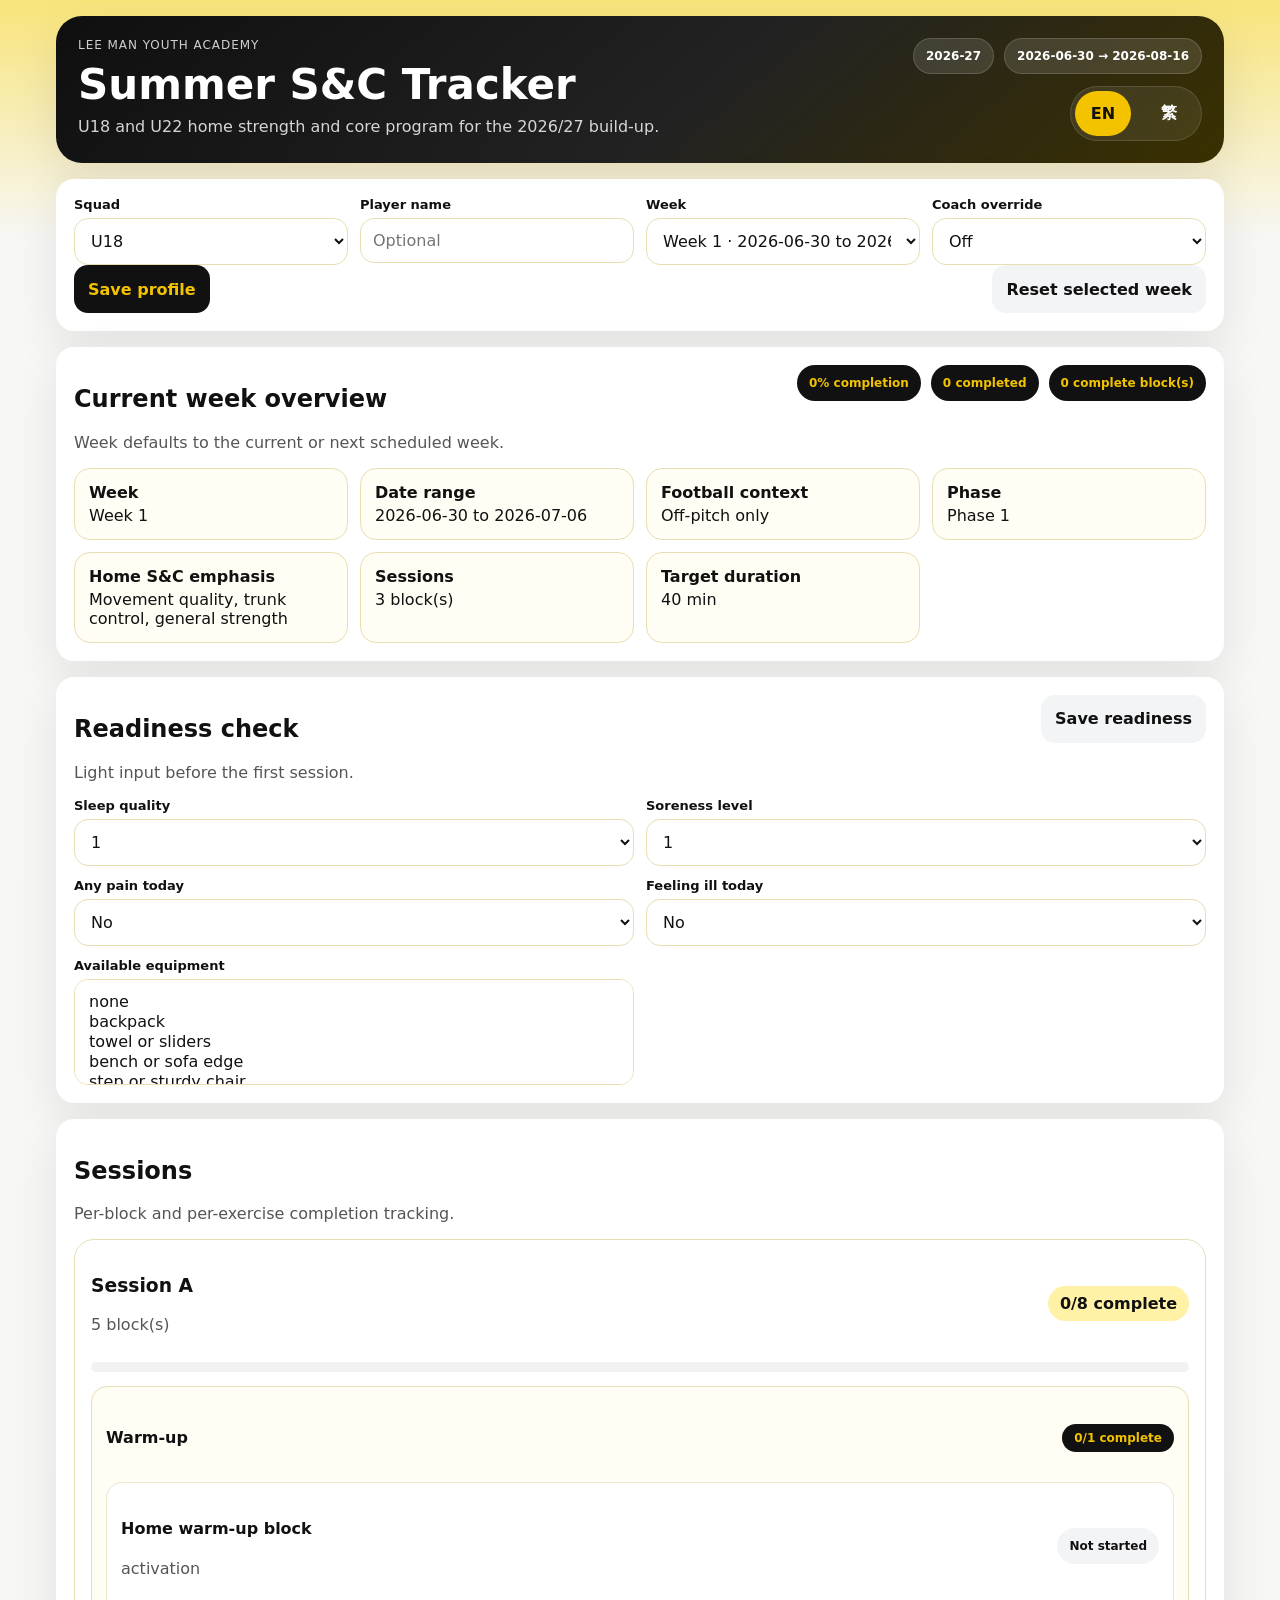
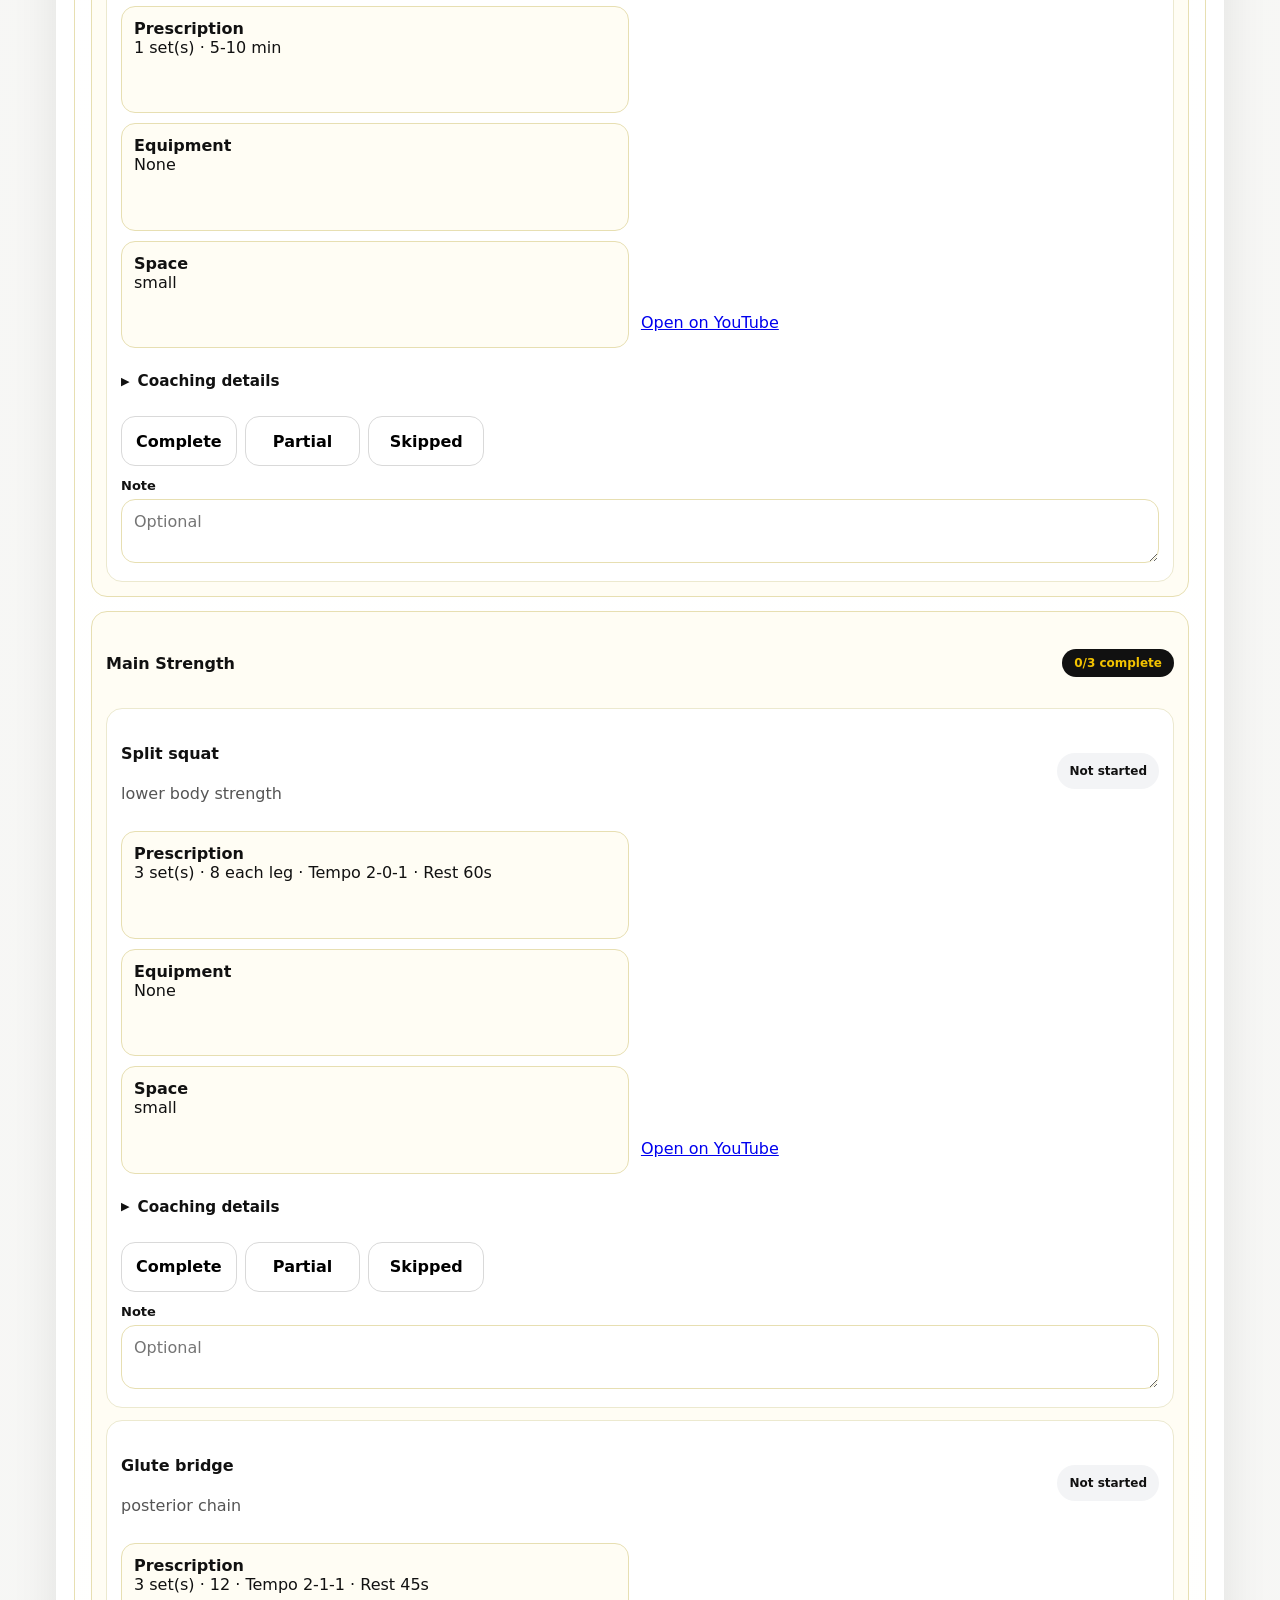
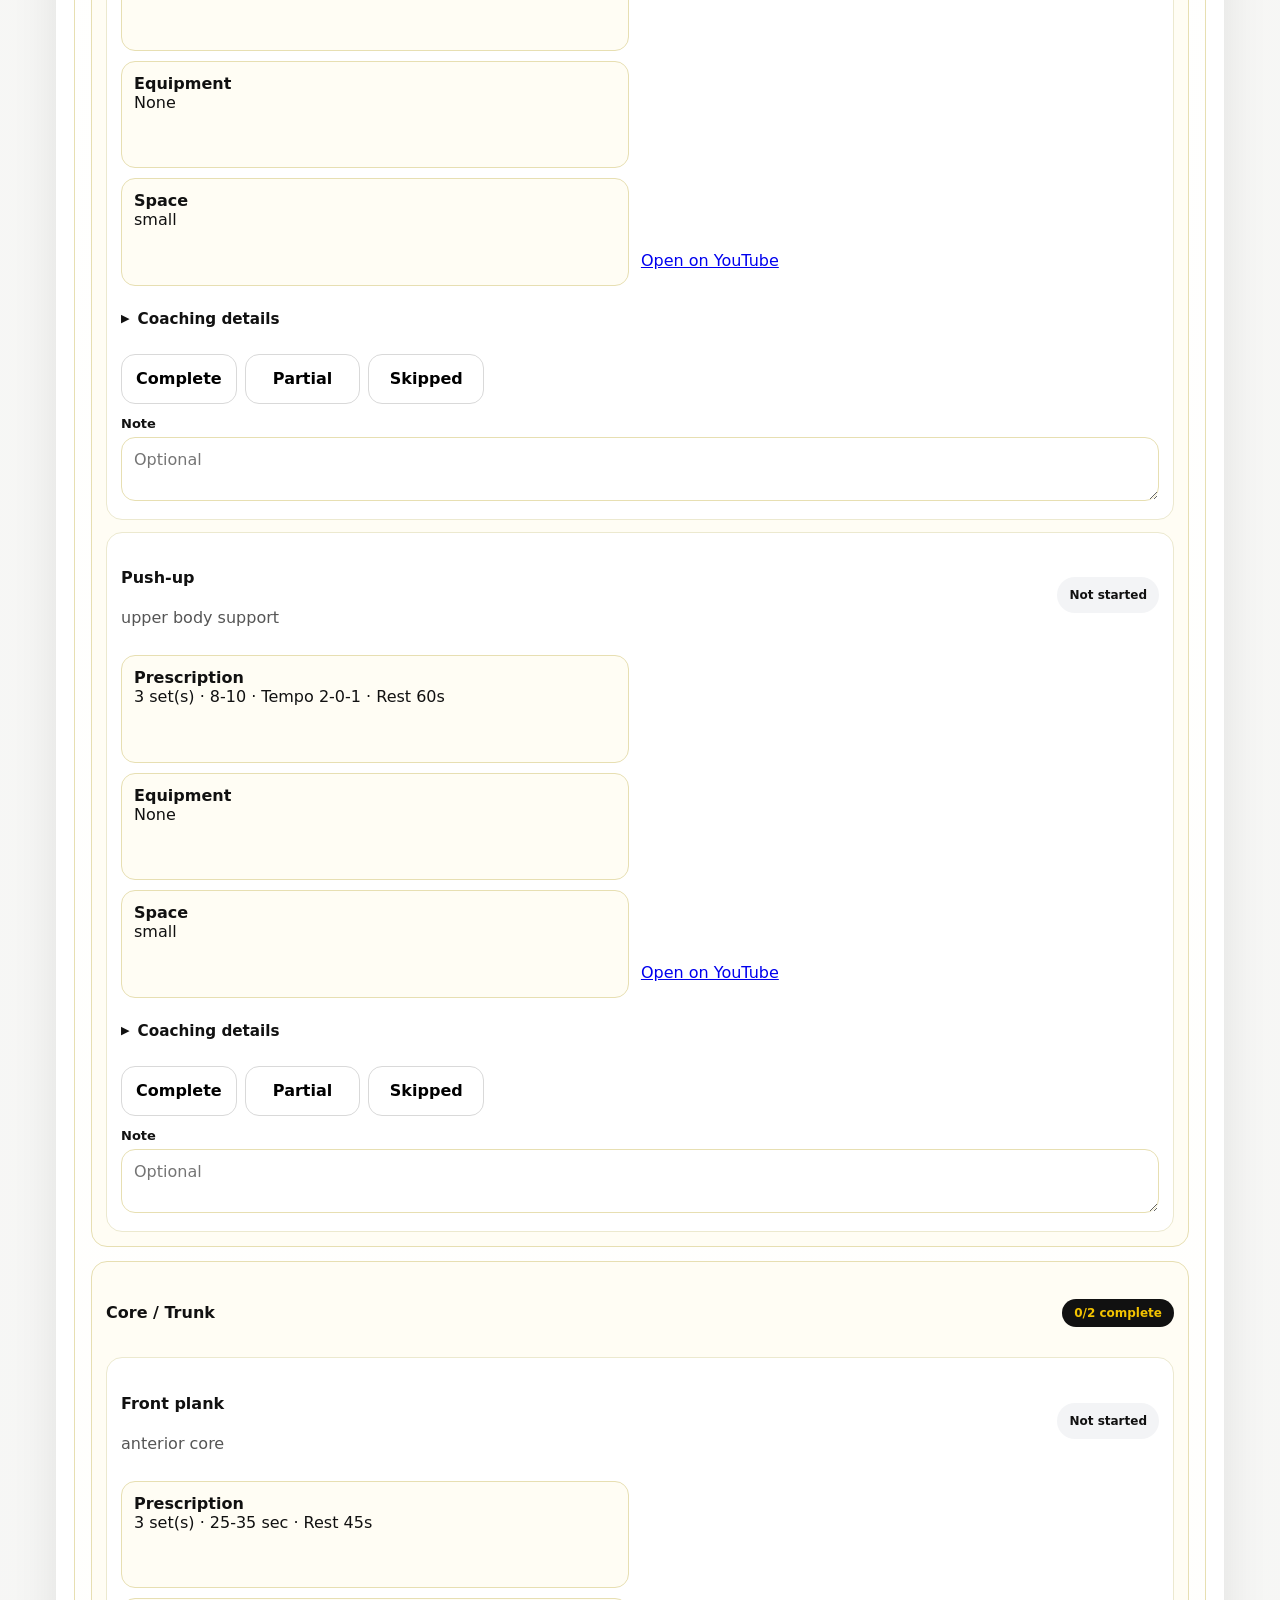
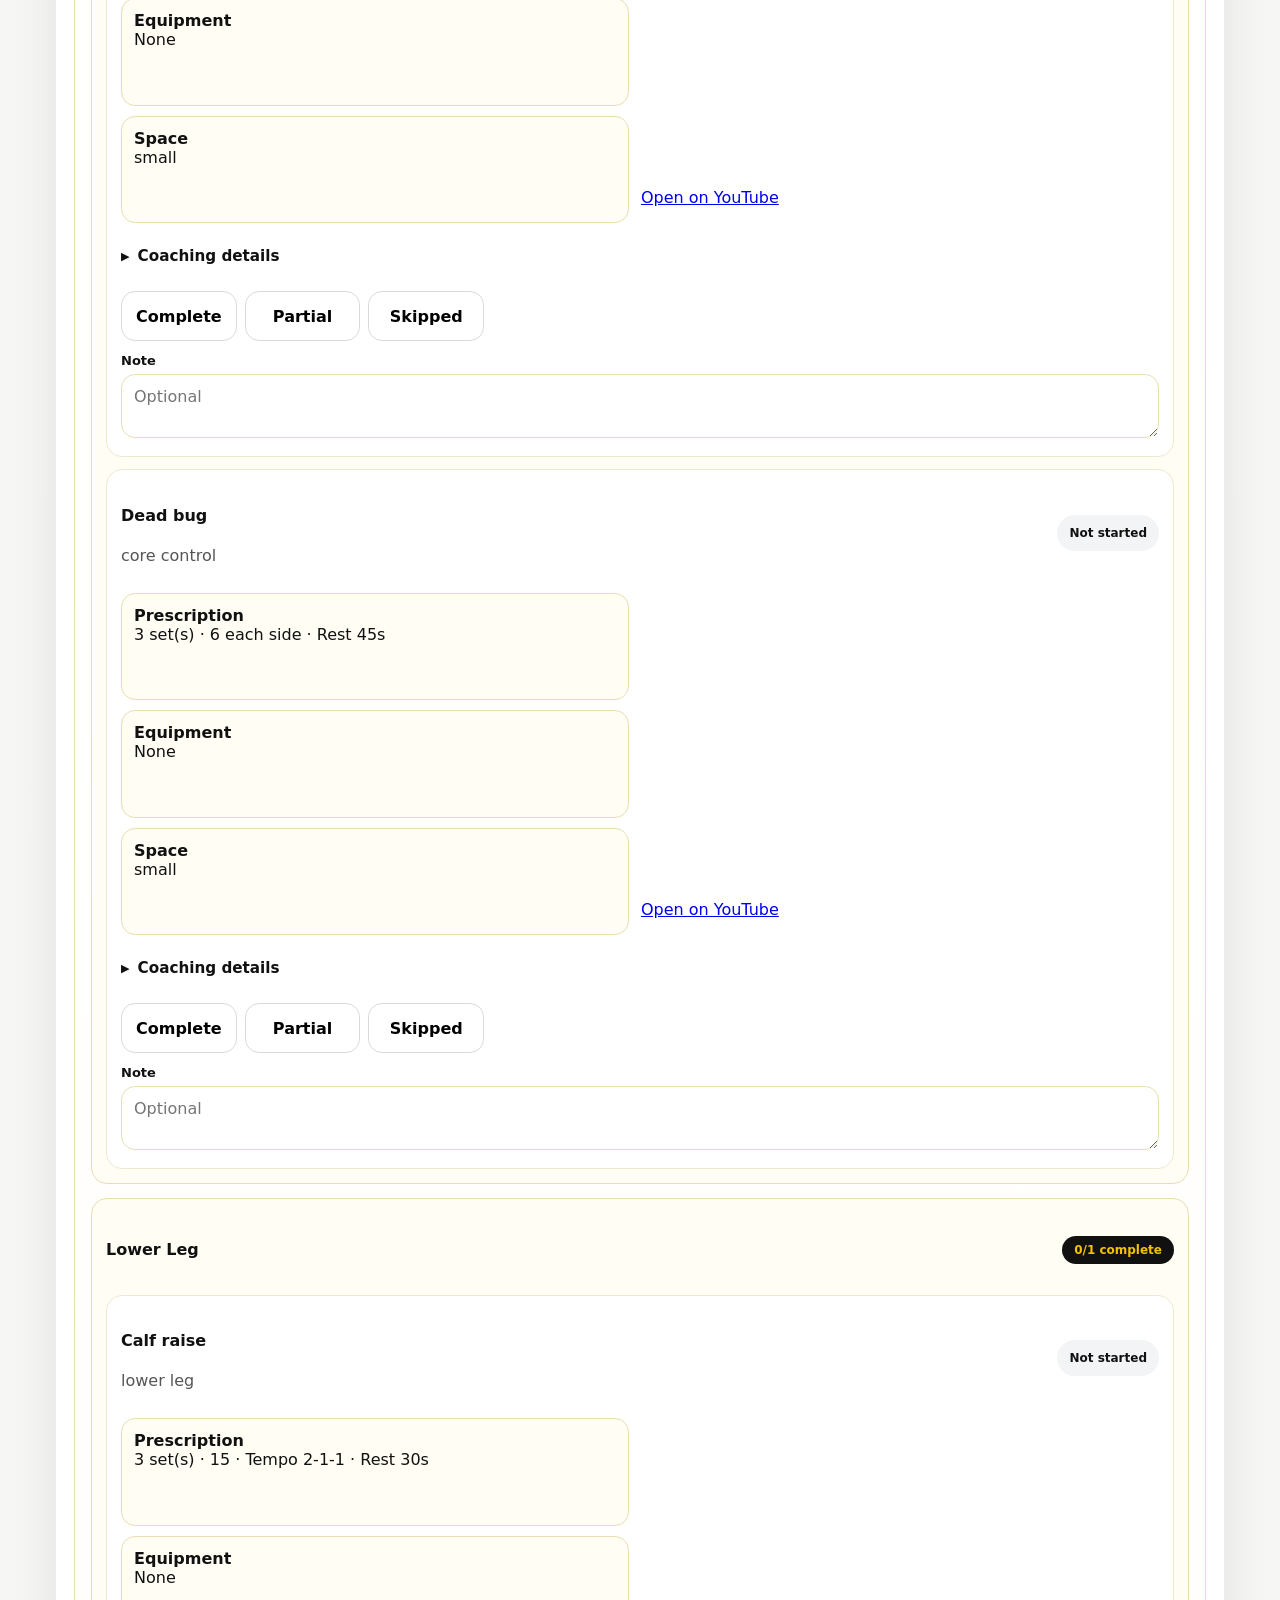
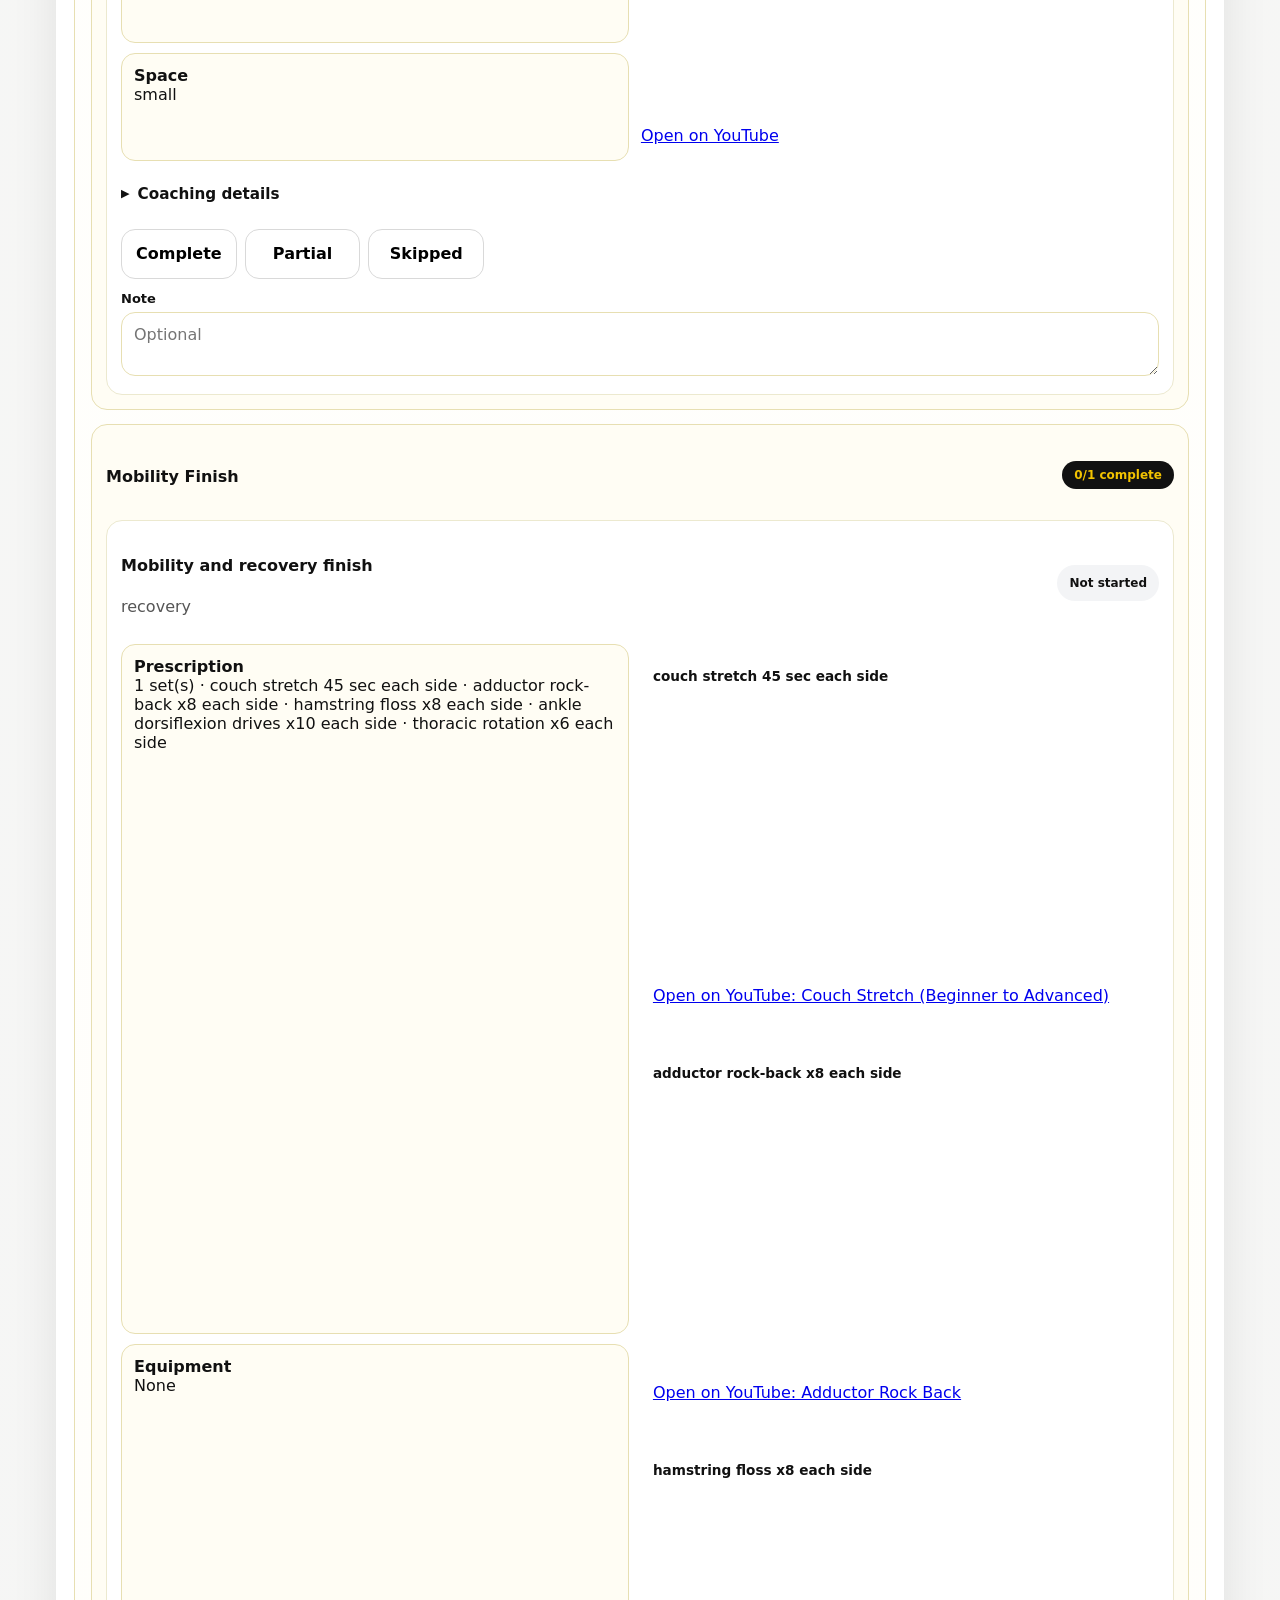
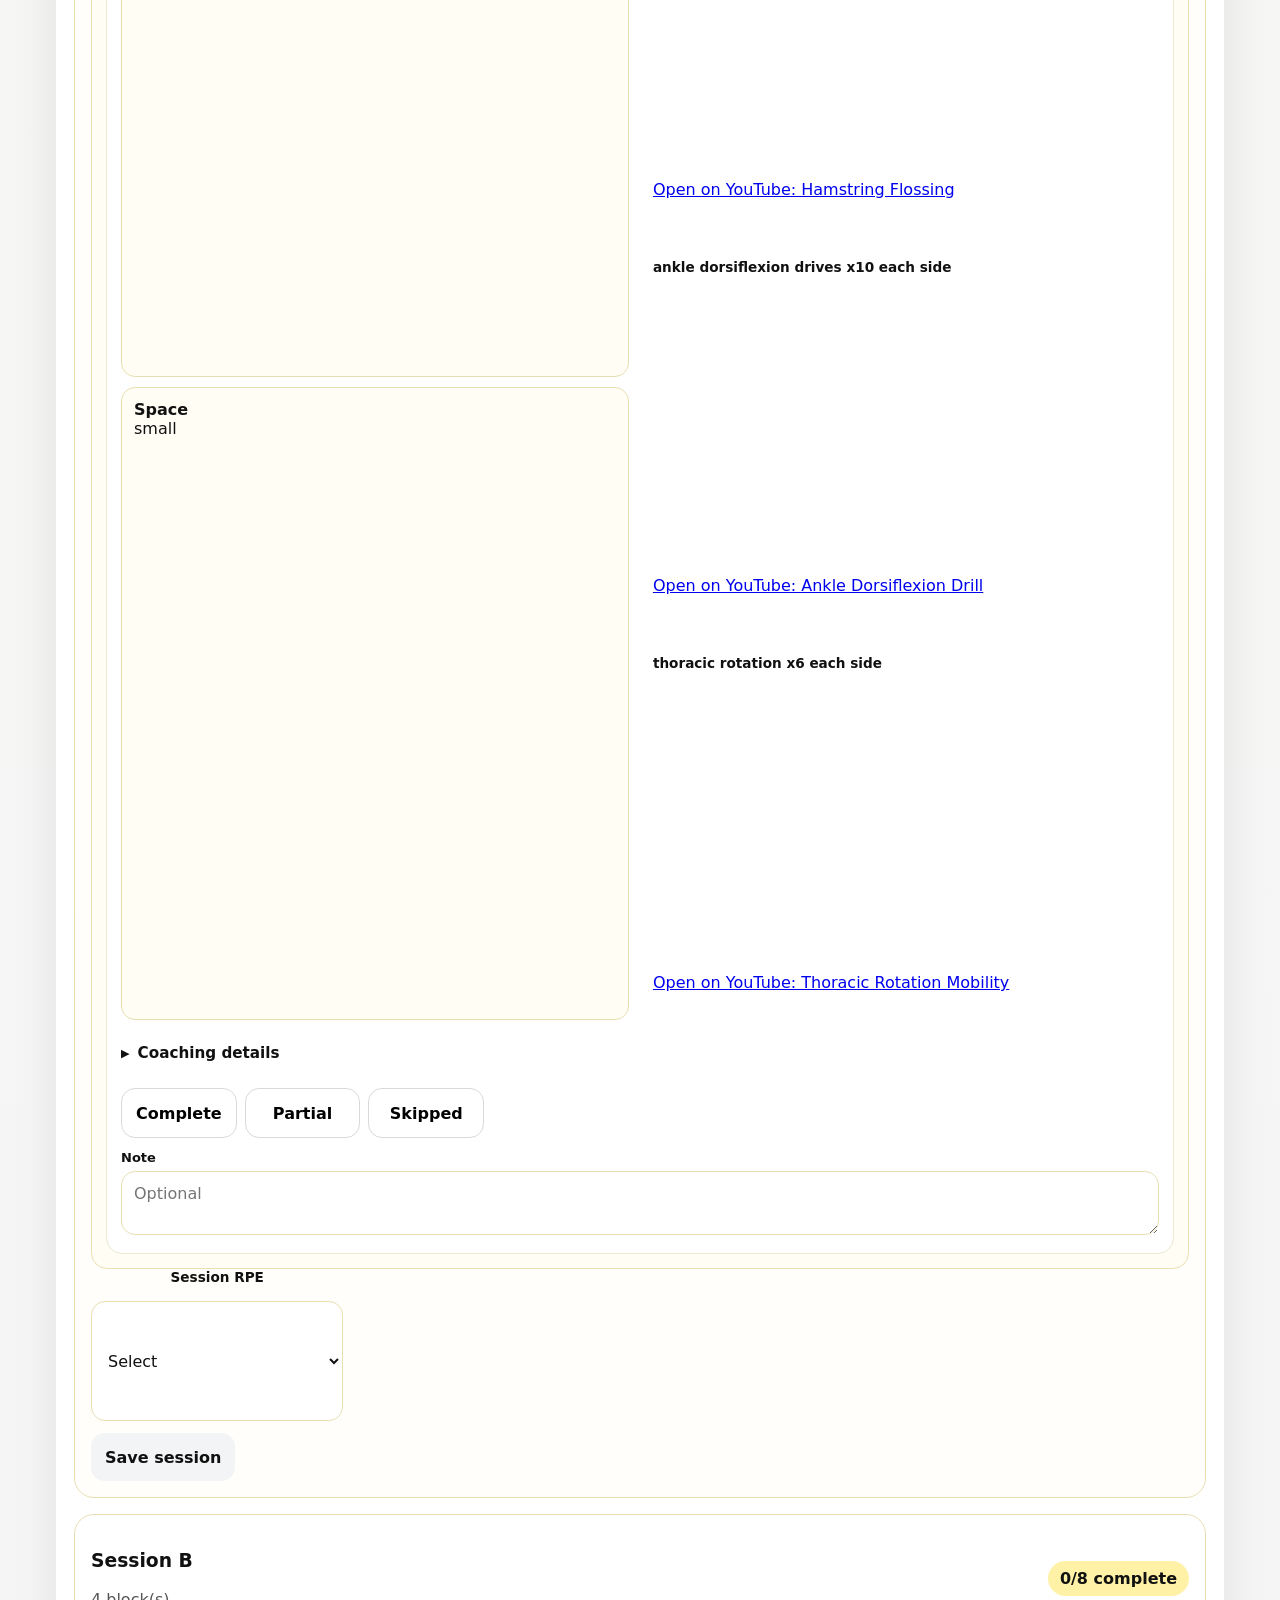
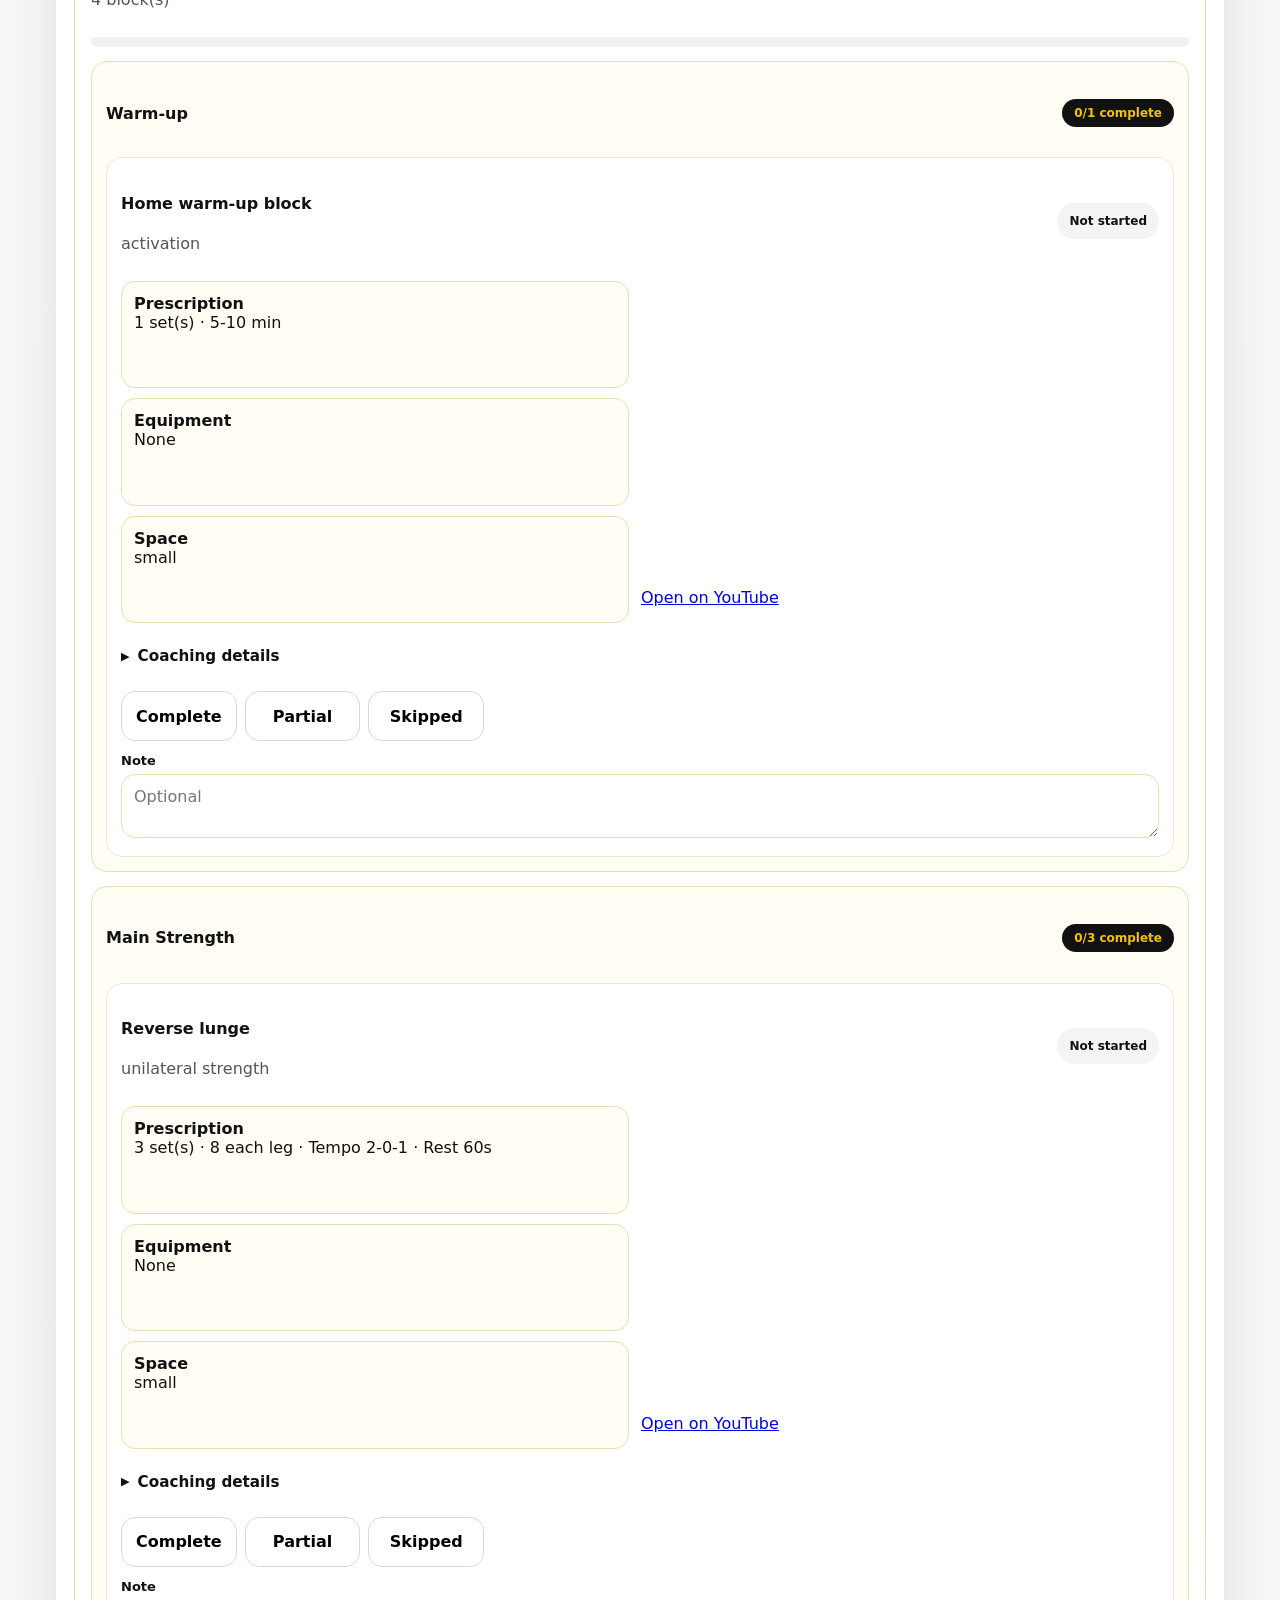
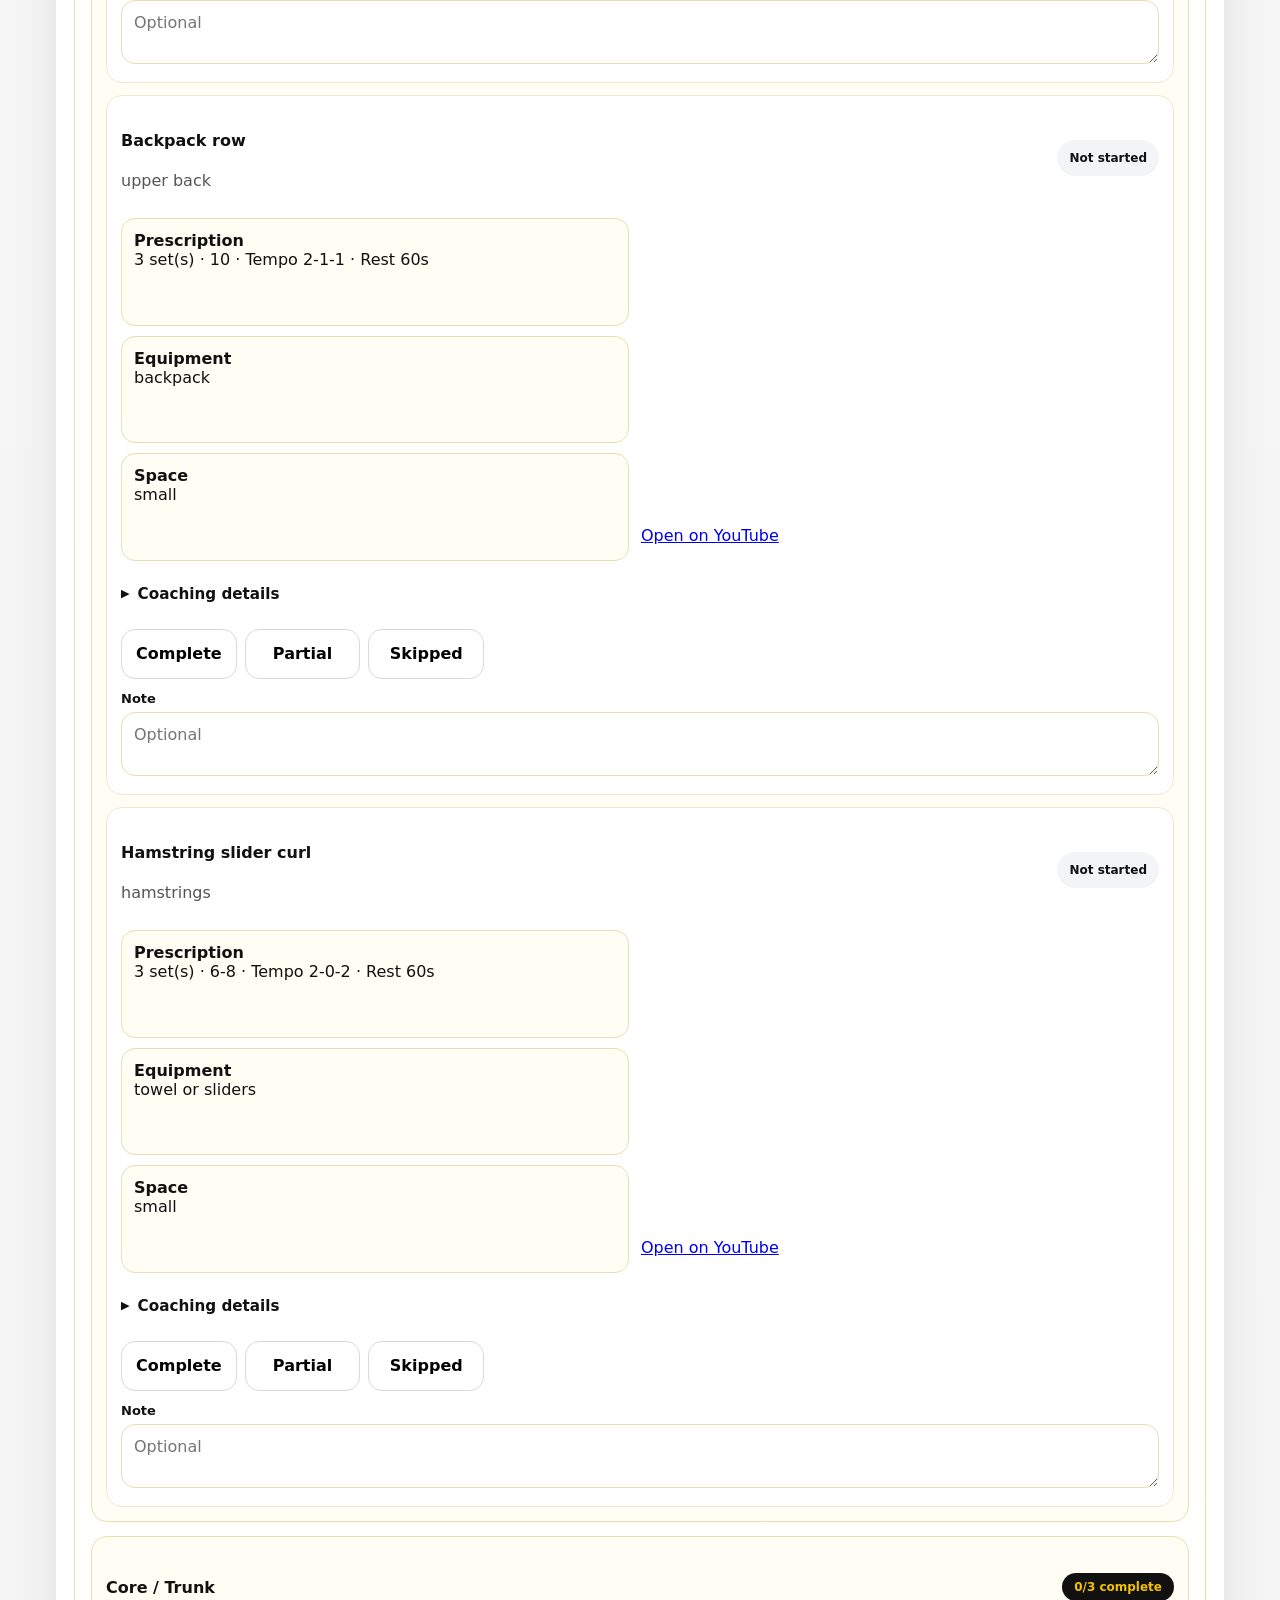
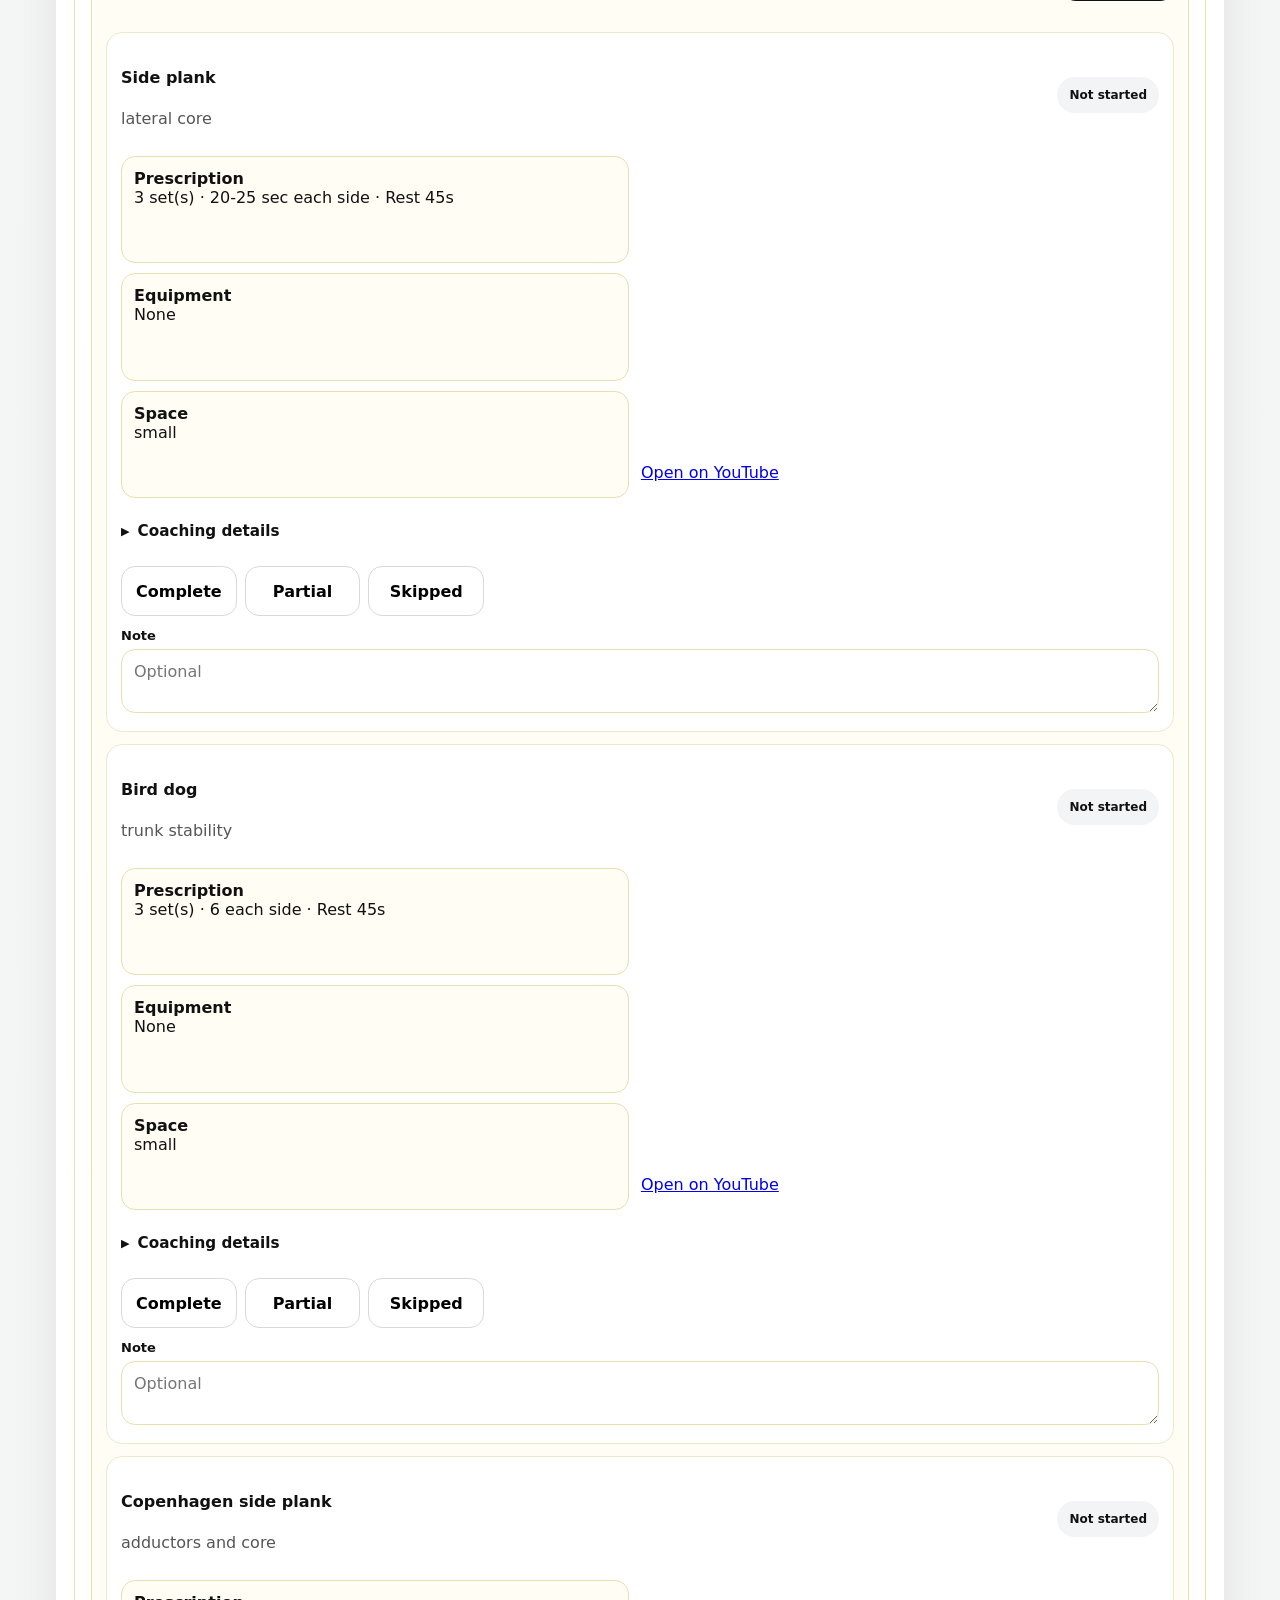
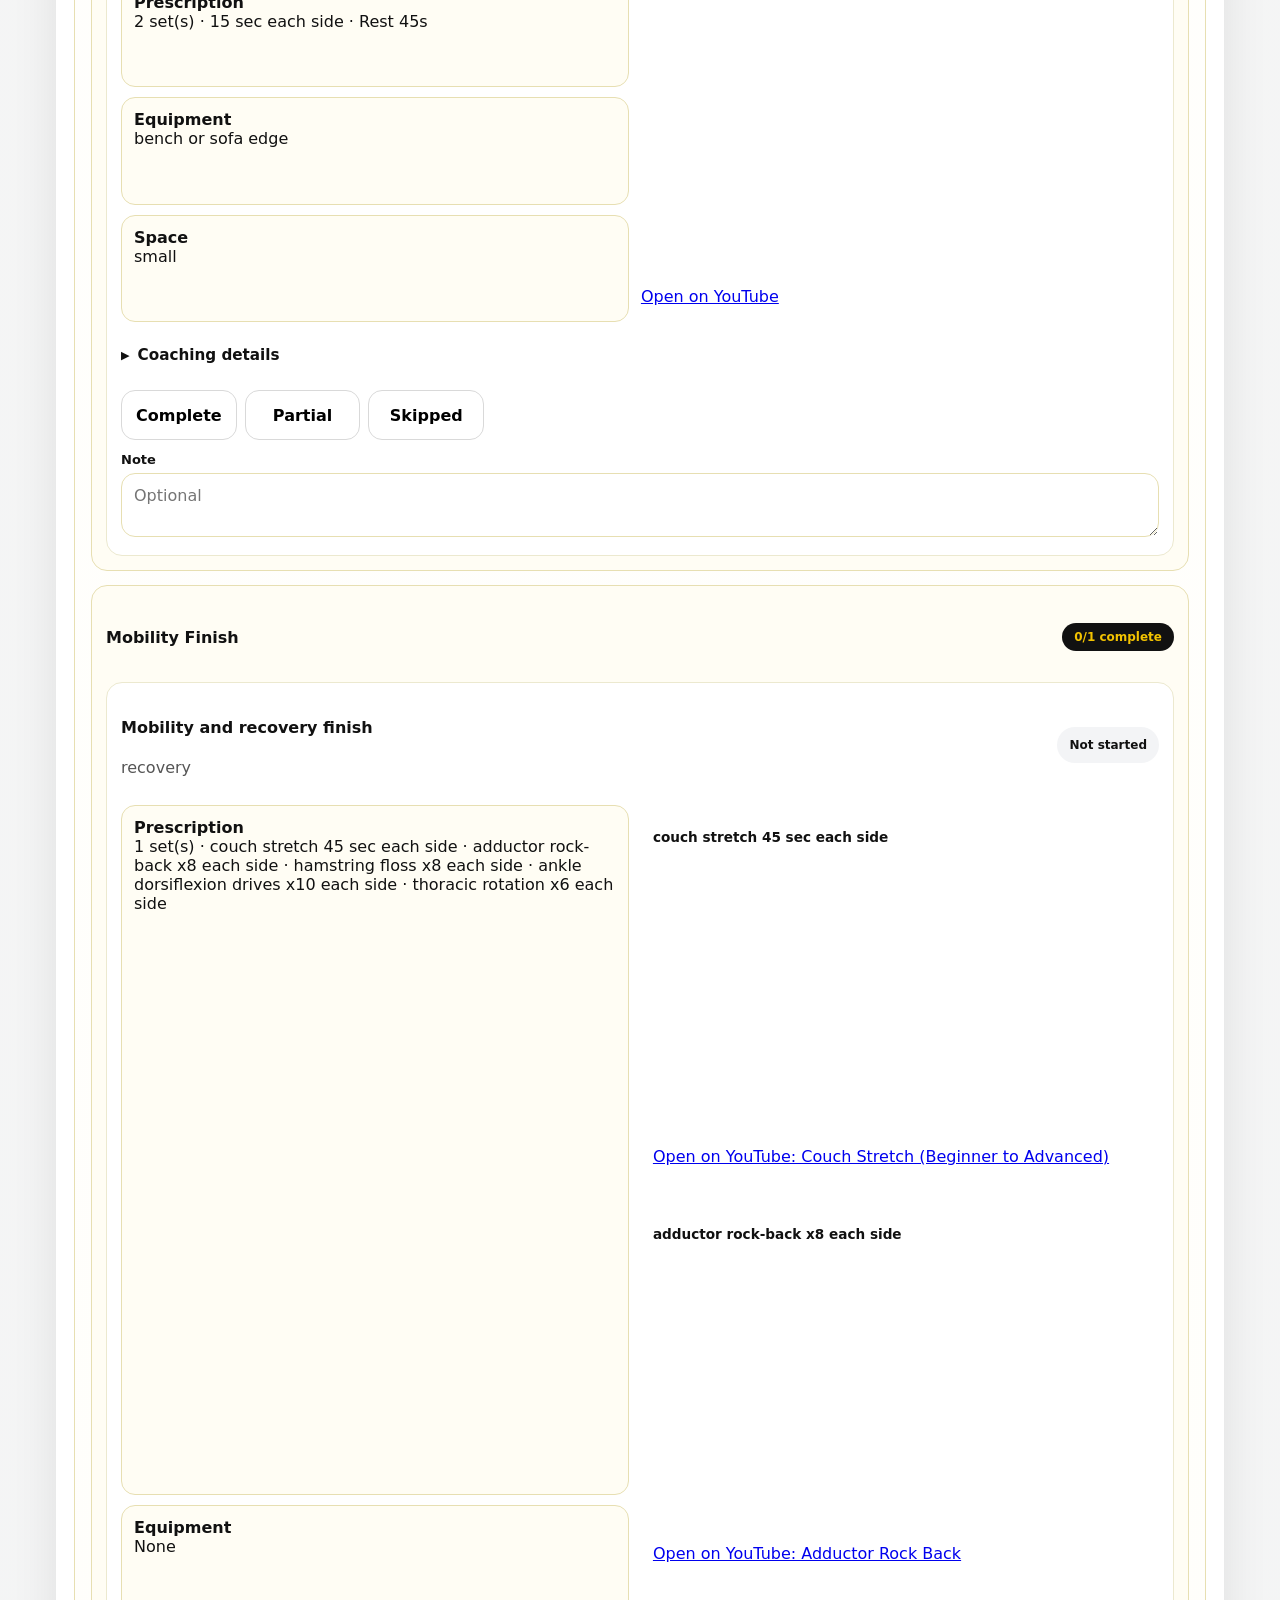
<file: index.html>
<!DOCTYPE html>
<html lang="en">
<head>
  <meta charset="UTF-8" />
  <meta name="viewport" content="width=device-width, initial-scale=1.0" />
  <title>Lee Man Summer S&C Tracker</title>
  <link rel="stylesheet" href="styles.css" />
</head>
<body>
  <div class="app-shell">
    <header class="hero">
      <div class="hero-copy">
        <p class="eyebrow" data-i18n="academy">Lee Man Youth Academy</p>
        <h1 data-i18n="title">Summer S&C Tracker</h1>
        <p class="subtitle" data-i18n="subtitle">U18 and U22 home strength and core program for the 2026/27 build-up.</p>
      </div>
      <div class="hero-actions">
        <div class="hero-meta">
          <span class="pill" id="programSeason">Season</span>
          <span class="pill" id="programDates">Dates</span>
        </div>
        <div class="lang-toggle" role="tablist" aria-label="Language toggle">
          <button class="lang-btn active" data-lang="en" type="button">EN</button>
          <button class="lang-btn" data-lang="zh" type="button">繁</button>
        </div>
      </div>
    </header>

    <section class="panel controls-panel">
      <div class="controls-grid compact-grid">
        <label>
          <span data-i18n="squad">Squad</span>
          <select id="squadSelect"></select>
        </label>
        <label>
          <span data-i18n="playerName">Player name</span>
          <input id="playerName" type="text" placeholder="Optional" />
        </label>
        <label>
          <span data-i18n="week">Week</span>
          <select id="weekSelect"></select>
        </label>
        <label>
          <span data-i18n="coachOverride">Coach override</span>
          <select id="overrideSelect">
            <option value="false" selected>Off</option>
            <option value="true">On</option>
          </select>
        </label>
      </div>
      <div class="controls-actions">
        <button id="saveIdentityBtn" class="primary" data-i18n="saveProfile">Save profile</button>
        <button id="resetWeekBtn" class="secondary" data-i18n="resetWeek">Reset selected week</button>
      </div>
    </section>

    <section class="panel top-summary-panel">
      <div class="panel-head stacked-mobile">
        <div>
          <h2 data-i18n="currentWeekOverview">Current week overview</h2>
          <p class="muted" data-i18n="weekOverviewSub">Week defaults to the current or next scheduled week.</p>
        </div>
        <div class="summary-chip-wrap" id="topProgressChips"></div>
      </div>
      <div id="weekOverview" class="overview-grid"></div>
    </section>

    <section class="panel">
      <div class="panel-head stacked-mobile">
        <div>
          <h2 data-i18n="readinessCheck">Readiness check</h2>
          <p class="muted" data-i18n="readinessSub">Light input before the first session.</p>
        </div>
        <button id="saveReadinessBtn" class="secondary" data-i18n="saveReadiness">Save readiness</button>
      </div>
      <form id="readinessForm" class="readiness-quick-grid"></form>
      <div id="readinessAlert" class="alert hidden"></div>
    </section>

    <section class="panel">
      <div class="panel-head stacked-mobile">
        <div>
          <h2 data-i18n="sessions">Sessions</h2>
          <p class="muted" data-i18n="sessionsSub">Per-block and per-exercise completion tracking.</p>
        </div>
      </div>
      <div id="sessionsContainer" class="sessions-stack"></div>
    </section>
  </div>

  <template id="sessionTemplate">
    <article class="session-card">
      <div class="session-head">
        <div>
          <h3 class="session-title"></h3>
          <p class="muted session-block-count"></p>
        </div>
        <div class="session-progress"></div>
      </div>
      <div class="block-progress-bar"><span class="block-progress-fill"></span></div>
      <div class="blocks-container"></div>
      <div class="session-footer">
        <div class="rpe-row">
          <label class="rpe-label">
            <span data-i18n="sessionRpe">Session RPE</span>
            <select class="session-rpe">
              <option value="">Select</option>
              <option>1</option><option>2</option><option>3</option><option>4</option><option>5</option>
              <option>6</option><option>7</option><option>8</option><option>9</option><option>10</option>
            </select>
          </label>
          <button class="secondary save-session-btn" type="button" data-i18n="saveSession">Save session</button>
        </div>
      </div>
    </article>
  </template>

  <template id="exerciseTemplate">
    <div class="exercise-card">
      <div class="exercise-head">
        <div>
          <h4 class="exercise-name"></h4>
          <p class="exercise-focus muted"></p>
        </div>
        <div class="badge-row">
          <span class="badge video-status"></span>
          <span class="badge exercise-status">Not started</span>
        </div>
      </div>
      <div class="exercise-grid">
        <div class="exercise-meta"></div>
        <div class="exercise-video-wrap"></div>
      </div>
      <details class="exercise-details">
        <summary data-i18n="coachingDetails">Coaching details</summary>
        <div class="detail-columns">
          <div>
            <h5 data-i18n="cues">Cues</h5>
            <ul class="cues-list"></ul>
          </div>
          <div>
            <h5 data-i18n="commonMistakes">Common mistakes</h5>
            <ul class="mistakes-list"></ul>
          </div>
        </div>
        <div class="detail-columns">
          <div class="regression-text"></div>
          <div class="progression-text"></div>
        </div>
        <p class="safety-text"></p>
      </details>
      <div class="exercise-actions segmented-actions">
        <div class="status-btn-row">
          <button type="button" class="status-btn" data-status="complete"></button>
          <button type="button" class="status-btn" data-status="partial"></button>
          <button type="button" class="status-btn" data-status="skipped"></button>
        </div>
      </div>
      <label class="note-field compact-note">
        <span data-i18n="note">Note</span>
        <textarea class="exercise-note" rows="2" placeholder="Optional note or reason if skipped"></textarea>
      </label>
    </div>
  </template>

  <script src="app.js"></script>
</body>
</html>
</file>
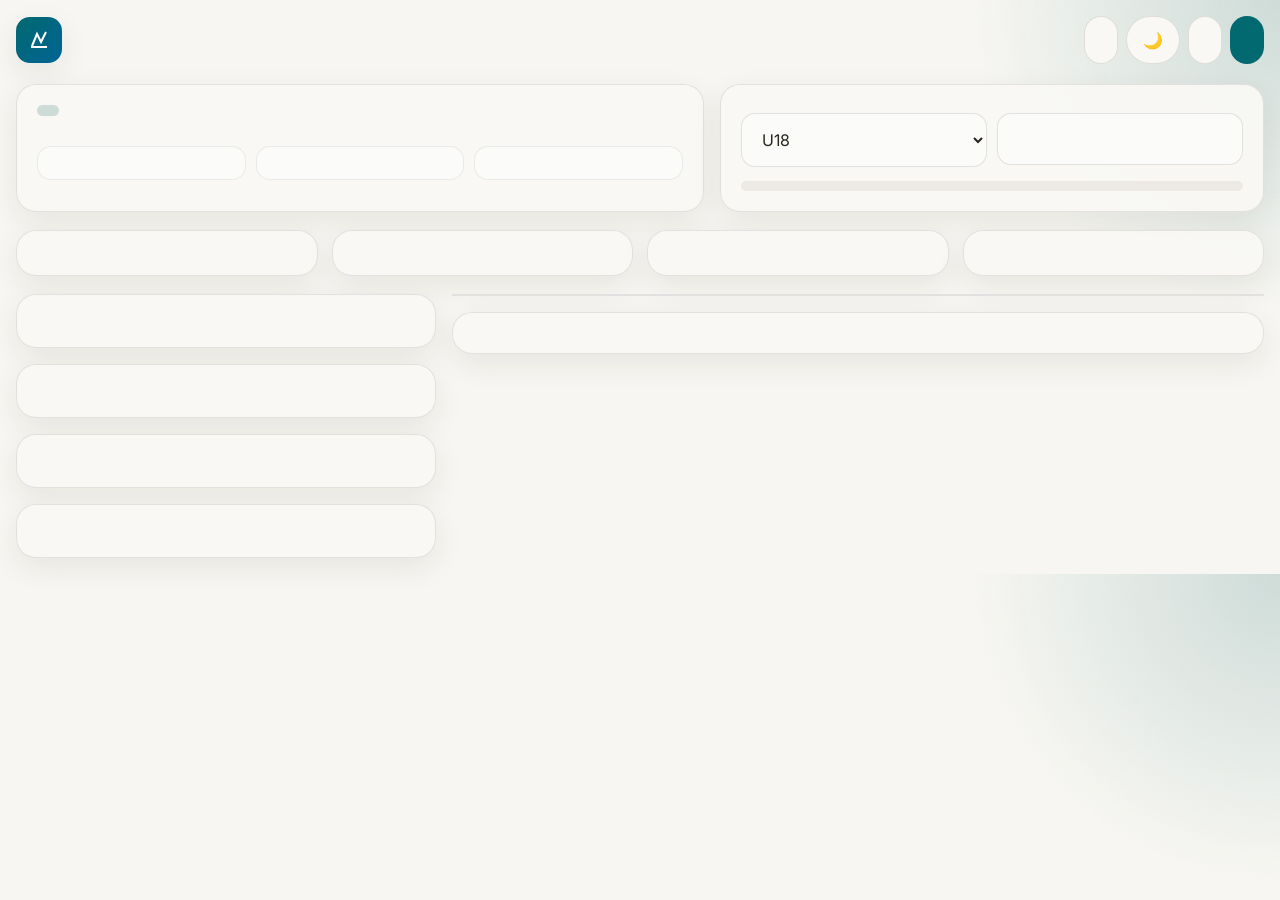
<file: index2.html>
<!DOCTYPE html>
<html lang="en">
<head>
  <meta charset="UTF-8" />
  <meta name="viewport" content="width=device-width, initial-scale=1.0" />
  <title>Lee Man Summer S&C Tracker v3</title>
  <link rel="preconnect" href="https://fonts.googleapis.com">
  <link rel="preconnect" href="https://fonts.gstatic.com" crossorigin>
  <link href="https://fonts.googleapis.com/css2?family=Inter:wght@400;500;600;700;800&family=Noto+Sans+TC:wght@400;500;700;800&display=swap" rel="stylesheet">
  <style>
    :root{--bg:#f7f6f2;--surface:#f9f8f5;--surface2:#fbfbf9;--offset:#edeae5;--text:#28251d;--muted:#67655f;--border:#d4d1ca;--primary:#01696f;--primary2:#006494;--highlight:#cedcd8;--shadow:0 10px 30px rgba(40,37,29,.08);--font:'Inter','Noto Sans TC',sans-serif}
    [data-theme="dark"]{--bg:#171614;--surface:#1c1b19;--surface2:#201f1d;--offset:#22211f;--text:#cdccca;--muted:#9a9894;--border:#393836;--primary:#4f98a3;--primary2:#72a8d1;--highlight:#313b3b;--shadow:0 12px 36px rgba(0,0,0,.32)}
    *{box-sizing:border-box} body{margin:0;font-family:var(--font);background:radial-gradient(circle at top right,var(--highlight),transparent 22%),var(--bg);color:var(--text)} button,input,select{font:inherit} a{color:var(--primary);text-decoration:none}
    .shell{max-width:1320px;margin:auto;padding:16px}.top{display:flex;justify-content:space-between;gap:12px;flex-wrap:wrap;align-items:center;margin-bottom:20px}.brand{display:flex;gap:14px;align-items:center}.logo{width:46px;height:46px;border-radius:14px;background:linear-gradient(135deg,var(--primary),var(--primary2));display:grid;place-items:center;color:#fff;box-shadow:var(--shadow)} h1,h2,h3,h4,p{margin:0}.sub{color:var(--muted);margin-top:4px;font-size:.95rem}.actions{display:flex;gap:8px;flex-wrap:wrap}.btn{background:var(--surface);border:1px solid rgba(40,37,29,.12);color:var(--text);padding:.8rem 1rem;border-radius:999px;cursor:pointer}.btn.primary{background:var(--primary);color:#fff;border-color:transparent}
    .hero{display:grid;grid-template-columns:1.2fr .95fr;gap:16px;margin-bottom:18px}.panel{background:color-mix(in srgb,var(--surface) 94%,transparent);border:1px solid rgba(40,37,29,.1);border-radius:20px;box-shadow:var(--shadow)}.heroCard,.controls,.section,.footer{padding:20px}.badge{display:inline-flex;background:var(--highlight);color:var(--primary);padding:.35rem .7rem;border-radius:999px;font-size:.78rem;font-weight:700;margin-bottom:10px}.heroTitle{font-size:clamp(2rem,3vw,3.2rem);line-height:.98;letter-spacing:-.03em;margin-bottom:12px}.heroText{color:var(--muted);max-width:62ch}.meta{display:grid;grid-template-columns:repeat(3,1fr);gap:10px;margin-top:16px}.metaItem{padding:14px;border-radius:14px;background:var(--surface2);border:1px solid rgba(40,37,29,.08)}.k{font-size:.78rem;letter-spacing:.08em;text-transform:uppercase;color:var(--muted)}.v{margin-top:4px;font-size:1.2rem;font-weight:800}
    .grid2{display:grid;grid-template-columns:repeat(2,1fr);gap:10px}.field label{display:block;font-size:.78rem;letter-spacing:.08em;text-transform:uppercase;color:var(--muted);margin-bottom:8px}.field input,.field select{width:100%;padding:.95rem 1rem;border-radius:14px;border:1px solid rgba(40,37,29,.12);background:var(--surface2);color:var(--text)}.tip{margin-top:10px;color:var(--muted);font-size:.95rem}.bar{height:10px;background:var(--offset);border-radius:999px;overflow:hidden;margin-top:14px}.bar>span{display:block;height:100%;width:0;background:linear-gradient(90deg,var(--primary),var(--primary2))}
    .stats{display:grid;grid-template-columns:repeat(4,1fr);gap:14px;margin-bottom:18px}.stat{padding:18px}.num{font-size:1.85rem;font-weight:800;margin-top:8px}.layout{display:grid;grid-template-columns:.92fr 1.78fr;gap:16px}.section h3{margin-bottom:12px;font-size:1.12rem}.weeks{display:grid;gap:8px}.week{width:100%;text-align:left;padding:14px;border-radius:14px;border:1px solid rgba(40,37,29,.08);background:var(--surface2);color:var(--text);cursor:pointer}.week.active{background:var(--highlight)}.week span{display:block;color:var(--muted);font-size:.92rem;margin-top:3px}
    .list{margin:0;padding-left:18px;display:grid;gap:8px;color:var(--muted)}.session{padding:20px;border-top:1px solid var(--border)}.session:first-child{border-top:0}.sessionHead{display:flex;justify-content:space-between;gap:12px;align-items:flex-start;margin-bottom:14px}.sessionTitle{font-size:1.18rem}.exerciseList{display:grid;gap:12px}.exercise{display:grid;grid-template-columns:auto 1fr;gap:12px;padding:14px;border-radius:14px;background:var(--surface2);border:1px solid rgba(40,37,29,.08)}.exercise.done{background:color-mix(in srgb,var(--highlight) 68%,var(--surface2))}.exercise input{width:20px;height:20px;margin-top:2px;accent-color:var(--primary)}.pills{display:flex;gap:8px;flex-wrap:wrap;margin:8px 0}.pill{background:var(--offset);padding:.32rem .68rem;border-radius:999px;font-size:.8rem;color:var(--muted)}.videos{display:grid;grid-template-columns:repeat(auto-fit,minmax(220px,1fr));gap:10px;margin-top:10px}.videoCard{background:var(--surface);border:1px solid rgba(40,37,29,.08);border-radius:14px;overflow:hidden}.videoTitle{padding:.55rem .75rem;font-size:.88rem;color:var(--muted);border-bottom:1px solid rgba(40,37,29,.08)}.videoWrap{position:relative;padding-top:56.25%}.videoWrap iframe{position:absolute;inset:0;width:100%;height:100%;border:0}.footer{margin-top:16px;color:var(--muted)}
    @media(max-width:980px){.hero,.layout{grid-template-columns:1fr}.stats,.meta,.grid2{grid-template-columns:repeat(2,1fr)}} @media(max-width:640px){.stats,.meta,.grid2{grid-template-columns:1fr}.heroCard,.controls,.section,.session,.footer{padding:16px}}
  </style>
</head>
<body>
<div class="shell">
  <div class="top">
    <div class="brand"><div class="logo"><svg width="24" height="24" viewBox="0 0 24 24" fill="none" stroke="currentColor" stroke-width="2"><path d="M5 18L10 6l4 8 5-10"/><path d="M4 19h16"/></svg></div><div><h1 id="title"></h1><p class="sub" id="subtitle"></p></div></div>
    <div class="actions"><button class="btn" id="lang"></button><button class="btn" id="theme">🌙</button><button class="btn" id="resetWeek"></button><button class="btn primary" id="resetAll"></button></div>
  </div>
  <section class="hero">
    <div class="panel heroCard"><div class="badge" id="heroBadge"></div><h2 class="heroTitle" id="heroTitle"></h2><p class="heroText" id="heroText"></p><div class="meta"><div class="metaItem"><div class="k" id="m1k"></div><div class="v" id="m1v"></div></div><div class="metaItem"><div class="k" id="m2k"></div><div class="v" id="m2v"></div></div><div class="metaItem"><div class="k" id="m3k"></div><div class="v" id="m3v"></div></div></div></div>
    <div class="panel controls"><div class="grid2"><div class="field"><label id="squadLabel" for="squad"></label><select id="squad"><option>U18</option><option>U22</option></select></div><div class="field"><label id="nameLabel" for="playerName"></label><input id="playerName" type="text"></div></div><p class="tip" id="tip"></p><div class="bar"><span id="bar"></span></div></div>
  </section>
  <section class="stats"><div class="panel stat"><div class="k" id="s1k"></div><div class="num" id="overall"></div></div><div class="panel stat"><div class="k" id="s2k"></div><div class="num" id="weekNum"></div></div><div class="panel stat"><div class="k" id="s3k"></div><div class="num" id="doneCount"></div></div><div class="panel stat"><div class="k" id="s4k"></div><div class="num" id="structure"></div></div></section>
  <section class="layout">
    <aside style="display:grid;gap:16px"><div class="panel section"><h3 id="weeksHeader"></h3><div class="weeks" id="weeks"></div></div><div class="panel section"><h3 id="warmHeader"></h3><ul class="list" id="warmList"></ul></div><div class="panel section"><h3 id="ruleHeader"></h3><ul class="list" id="ruleList"></ul></div><div class="panel section"><h3 id="mobHeader"></h3><ul class="list" id="mobList"></ul></div></aside>
    <main><div class="panel" id="sessions"></div><div class="panel footer" id="footer"></div></main>
  </section>
</div>
<script>
const videos={fifaPlaylist:['FIFA 11+ Playlist','https://www.youtube.com/embed/videoseries?list=PLWrJzdUX9i5ywhgsDGJcrLiZYoltVmn_h'],fifaRun:['FIFA 11+ Running','https://www.youtube.com/embed/pK5jcQalrSs'],fifaPlank:['FIFA 11+ Bench / Plank','https://www.youtube.com/embed/gf-XEapqXPU'],splitSquat:['Split Squat','https://www.youtube.com/embed/yu7a7t_IYJc'],splitSquatAlt:['Split Squat Guide','https://www.youtube.com/embed/SGHnCftrZkA'],hamSlider:['Hamstring Slider Curl','https://www.youtube.com/embed/HAQpsaX3s2o'],hamSliderAlt:['Slider Curl Alt','https://www.youtube.com/embed/p-V7uBUHeLc'],nordic:['Nordic Hamstring','https://www.youtube.com/embed/8t2gEoXKm_Q'],pushup:['Push-Up Tutorial','https://www.youtube.com/embed/ck1X4o0B5nM'],backpackRow:['Backpack Rows','https://www.youtube.com/embed/pOtlLJDEE2E'],singleLegBridge:['Single-Leg Glute Bridge','https://www.youtube.com/embed/b1zTCyGJXCQ'],singleLegRDL:['Single-Leg RDL','https://www.youtube.com/embed/qHkctpiIQJw'],worldsGreatest:['Inchworm + World's Greatest Stretch','https://www.youtube.com/embed/O5pKqyMKPh8'],reverseLunge:['Reverse Lunge','https://www.youtube.com/embed/Vns8_kYBrc8'],prisonerLunge:['Prisoner Reverse Lunge','https://www.youtube.com/embed/GXpl_69wi4I'],prisonerSquat:['Air / Prisoner Squat','https://www.youtube.com/embed/EB0vMFPpnjA'],stepUp:['Step Up','https://www.youtube.com/embed/vOiHvzj5XhA'],pikePushup:['Pike Push-Up','https://www.youtube.com/embed/3r3tvRF1tVA'],copenhagen:['Copenhagen Plank','https://www.youtube.com/embed/TGA_mHHK4vU'],bearCrawl:['Bear Crawl Variations','https://www.youtube.com/embed/6YRCHeuvpvE'],calfRaise:['Calf Raises With Weighted Back Pack','https://www.youtube.com/embed/rieTy64CXwg'],birdDogDeadBug:['HOW TO: Dead Bug & Bird Dog','https://www.youtube.com/embed/oV1_T-5ksj8'],mountainClimber:['Mountain Climbers','https://www.youtube.com/embed/ixxk9Qfn61o'],skaterSteps:['Skater Steps Related Demo','https://www.youtube.com/embed/CSNZK3e4t9Q'],mobility5:['Soccer Hip Mobility 5 min','https://www.youtube.com/embed/5NN9SuYO2YU'],mobility10:['10 Minute Soccer Mobility','https://www.youtube.com/embed/sDPClC7NvlY']};
const t={en:{title:'Lee Man Summer S&C Tracker',subtitle:'Bilingual home strength and conditioning planner for U18 and U22 players',heroBadge:'Summer 2026 · Home Block',heroTitle:'Train well at home. Return stronger for pre-season.',heroText:'This tool helps players follow the Lee Man summer S&C block, track weekly completion, and watch embedded reference videos in English and Traditional Chinese.',m1k:'Phases',m1v:'3 phases',m2k:'Focus',m2v:'Core + Strength',m3k:'Equipment',m3v:'Minimal / At home',squad:'Squad',name:'Player name',tip:'Tip: U18 should usually use the lower end of the rep range; U22 can use the higher end or one extra set on the main strength work.',s1:'Overall completion',s2:'Current week',s3:'Completed exercises',s4:'Weekly structure',weeks:'Weeks',warm:'Warm-up every session',rules:'Player rules',mob:'Mobility considerations',resetWeek:'Reset week',resetAll:'Reset all',footer:'This is a player-facing tracker for home compliance. For pain, injury symptoms, or unusual fatigue, players should report to coaching or medical staff rather than forcing completion.',cue:'Cue',structure:'Structure',phase:'Phase',note:'Team context',complete:'Complete',warmItems:['60 sec jog on the spot','20 sec high knees','20 sec heel flicks','20 sec lateral shuffle each way','6 reps each side world’s greatest stretch','8 reps each side hip opener','10 inchworms','2 x 20 sec front plank','2 x 20 sec pogo hops'],ruleItems:['Use controlled tempo: 2-3 seconds down, controlled up.','Leave 1-3 reps in reserve on most sets; do not chase failure.','Rest 45-75 sec on core/accessory work, 75-120 sec on main leg work.','If pain appears, stop and report instead of forcing the exercise.','Mark each exercise only after all sets are completed properly.'],mobItems:['Add 5-10 minutes of hip, ankle, and T-spine mobility 2-3 times per week.','Use the recovery day to restore range rather than create fatigue.','Players with tight groins, hamstrings, or ankles should add an extra short mobility block after football training.','Mobility should support positions needed for squatting, lunging, sprinting, and changing direction.'],weeksData:[['w1','Week 1','30 Jun-5 Jul','Phase 1','Off-pitch only','A / B / C'],['w2','Week 2','6 Jul-12 Jul','Phase 1','Pitch resumes once from 8 Jul','A / B / C'],['w3','Week 3','13 Jul-19 Jul','Phase 2','1 pitch session per week','A / B / C'],['w4','Week 4','20 Jul-26 Jul','Phase 2','Highest home loading week','A / B / C'],['w5','Week 5','27 Jul-2 Aug','Phase 3','2 pitch sessions per week begin','A / B / Recovery'],['w6','Week 6','3 Aug-9 Aug','Phase 3','Maintain around football load','A / C / Recovery'],['w7','Week 7','10 Aug-16 Aug','Phase 3','Taper slightly before fuller preseason load','B / C / Recovery']]},zh:{title:'理文暑期體能訓練追蹤器',subtitle:'U18及U22球員雙語居家體能與力量計劃',heroBadge:'2026 夏季 · 居家計劃',heroTitle:'在家好好訓練，季前回歸時更強。',heroText:'此工具協助球員跟進理文暑期體能訓練、記錄每週完成情況，並以內嵌影片提供英文及繁體中文參考。',m1k:'階段',m1v:'3個階段',m2k:'重點',m2v:'核心 + 力量',m3k:'器材',m3v:'簡單 / 在家可做',squad:'隊別',name:'球員姓名',tip:'提示：U18通常使用較低次數範圍；U22可使用較高次數，或於主要力量動作加一組。',s1:'整體完成度',s2:'目前週次',s3:'已完成動作',s4:'每週結構',weeks:'週次',warm:'每課必做熱身',rules:'球員守則',mob:'活動度注意事項',resetWeek:'重設本週',resetAll:'全部重設',footer:'此工具供球員在家記錄完成情況。如有痛楚、受傷徵狀或異常疲勞，應向教練或醫療團隊匯報，不應勉強完成。',cue:'提示',structure:'結構',phase:'階段',note:'球隊安排',complete:'完成',warmItems:['原地慢跑60秒','高抬腿20秒','後踢腿20秒','左右側移各20秒','世界最佳伸展每邊6次','開髖動作每邊8次','前行毛蟲10次','前平板2組，每組20秒','小幅彈跳2組，每組20秒'],ruleItems:['節奏受控：下降2-3秒，起身有控制。','大部分組數保留1-3次餘力，不要做到力竭。','核心/輔助動作休息45-75秒；主要腿部動作休息75-120秒。','如出現痛楚，應停止並匯報，不要勉強完成。','完成所有組數且動作質素達標後，才勾選完成。'],mobItems:['每週加做2-3次，每次5-10分鐘髖、足踝及胸椎活動度。','恢復日的活動度目的是回復活動幅度，不是增加疲勞。','如腹股溝、腿後肌或足踝較緊，可於足球課後額外加入短時間活動度訓練。','活動度訓練應幫助深蹲、弓步、衝刺及轉向所需姿勢。'],weeksData:[['w1','第1週','6月30日-7月5日','第1階段','未恢復場上訓練','A / B / C'],['w2','第2週','7月6日-7月12日','第1階段','7月8日起每週1課場上訓練','A / B / C'],['w3','第3週','7月13日-7月19日','第2階段','每週1課場上訓練','A / B / C'],['w4','第4週','7月20日-7月26日','第2階段','居家負荷最高的一週','A / B / C'],['w5','第5週','7月27日-8月2日','第3階段','開始每週2課場上訓練','A / B / Recovery'],['w6','第6週','8月3日-8月9日','第3階段','配合足球訓練維持力量','A / C / Recovery'],['w7','第7週','8月10日-8月16日','第3階段','在更完整季前負荷前稍作減量','B / C / Recovery']]}};
function E(en,zh,preEn,preZh,cueEn,cueZh,vids){return{name:{en,zh},pre:{en:preEn,zh:preZh},cue:{en:cueEn,zh:cueZh},vids}} function S(code,en,zh,ex){return{code,en,zh,ex}}
const wk={w1:[S('A','Lower + Core','下肢 + 核心',[E('Split squat','前後分腿蹲','3 x 8 each leg','3組 x 每邊8次','Chest tall, front foot flat, knee tracks straight.','挺胸，前腳踩實，膝蓋向腳尖方向。',['splitSquat','splitSquatAlt']),E('Glute bridge','臀橋','3 x 12','3組 x 12次','Drive through heels and squeeze glutes.','腳跟發力，頂起時收緊臀部。',['coreBasics','singleLegBridge']),E('Push-up','掌上壓','3 x 8','3組 x 8次','Body in one line, elbows controlled.','身體成一直線，手肘有控制。',['coreBasics']),E('Front plank','前平板','3 x 25 sec','3組 x 25秒','Ribs down, glutes tight.','收肋骨，夾緊臀部。',['fifaPlank','coreBasics']),E('Dead bug','死蟲式','3 x 6 each side','3組 x 每邊6次','Keep lower back quiet.','保持下背穩定貼地。',['coreBasics']),E('Calf raise','提踵','3 x 15','3組 x 15次','Full range, slow down phase.','做足幅度，下降慢。',['mobility5'])]),S('B','Upper + Trunk + Unilateral','上肢 + 軀幹 + 單腳',[E('Reverse lunge','後跨弓步','3 x 8 each leg','3組 x 每邊8次','Step back softly, stay balanced.','向後踏步輕柔，保持平衡。',['reverseLunge','prisonerLunge']),E('Backpack row','背包划船','3 x 10','3組 x 10次','Pull elbows back, chest open.','手肘向後拉，胸口打開。',['coreBasics']),E('Side plank','側平板','3 x 20 sec each side','3組 x 每邊20秒','Straight line ear-hip-ankle.','耳、肩、髖、踝成一直線。',['coreBasics']),E('Bird dog','鳥狗式','3 x 6 each side','3組 x 每邊6次','Reach long without twisting.','伸長四肢，但不要扭腰。',['coreBasics']),E('Prisoner squat','徒手深蹲','3 x 12','3組 x 12次','Sit between hips, chest proud.','臀部向後坐，胸口保持打開。',['prisonerSquat']),E('Hollow hold','空心支撐','3 x 20 sec','3組 x 20秒','Low back stays down.','下背保持穩定。',['coreBasics'])]),S('C','Hamstrings + Full Body','腿後肌 + 全身',[E('Squat','深蹲','3 x 12','3組 x 12次','Control the lowering phase.','下降要有控制。',['prisonerSquat']),E('Hamstring slider curl','滑動腿屈曲','3 x 6','3組 x 6次','Hips stay high, move slowly out.','臀部保持提起，向外伸時慢。',['hamSlider','hamSliderAlt']),E('Pike push-up','屈髖掌上壓','3 x 6','3組 x 6次','Push the floor away.','用力推地。',['pikePushup']),E('Bear crawl','熊爬','3 x 20 sec','3組 x 20秒','Small controlled steps.','小步而有控制。',['bearCrawl']),E('Copenhagen side plank','哥本哈根側平板','2 x 15 sec each side','2組 x 每邊15秒','Short lever, hips stay up.','短槓桿版本，臀部不要掉。',['copenhagen']),E('Mountain climber','登山者','3 x 20 sec','3組 x 20秒','Fast feet, quiet trunk.','腳步快，軀幹穩。',['coreBasics'])])],w2:[],w3:[],w4:[],w5:[],w6:[],w7:[]};
// reuse week1 pattern with later progressions to keep file manageable
wk.w2=[S('A','Lower + Core','下肢 + 核心',[E('Split squat','前後分腿蹲','3 x 9 each leg','3組 x 每邊9次','Stay tall through the torso.','軀幹保持挺直。',['splitSquat']),E('Single-leg glute bridge','單腳臀橋','3 x 8 each leg','3組 x 每邊8次','Pelvis level throughout.','骨盆保持平衡。',['singleLegBridge']),E('Push-up','掌上壓','3 x 9','3組 x 9次','Body in one line.','身體成一直線。',['coreBasics']),E('Front plank','前平板','3 x 30 sec','3組 x 30秒','Brace and breathe.','收緊核心並呼吸。',['fifaPlank']),E('Dead bug','死蟲式','3 x 7 each side','3組 x 每邊7次','Move slowly.','慢慢做。',['coreBasics']),E('Calf raise','提踵','3 x 16','3組 x 16次','Pause at top.','頂端停一停。',['mobility5'])]),S('B','Upper + Trunk + Unilateral','上肢 + 軀幹 + 單腳',[E('Reverse lunge','後跨弓步','3 x 9 each leg','3組 x 每邊9次','Stay balanced on front foot.','前腳穩定受力。',['reverseLunge','prisonerLunge']),E('Backpack row','背包划船','3 x 12','3組 x 12次','Elbows back and down.','手肘向後向下。',['coreBasics']),E('Side plank','側平板','3 x 25 sec each side','3組 x 每邊25秒','Lift through lower waist.','下側腰提起。',['coreBasics']),E('Bird dog','鳥狗式','3 x 7 each side','3組 x 每邊7次','Do not rotate.','不要扭動。',['coreBasics']),E('Squat','深蹲','3 x 14','3組 x 14次','Knees and toes aligned.','膝蓋與腳尖方向一致。',['prisonerSquat']),E('Hollow hold','空心支撐','3 x 22 sec','3組 x 22秒','Stay flat through the trunk.','軀幹保持平穩。',['coreBasics'])]),S('C','Hamstrings + Full Body','腿後肌 + 全身',[E('Step-up','踏台階','3 x 8 each leg','3組 x 每邊8次','Drive through the whole foot.','整隻腳發力。',['reverseLunge']),E('Hamstring slider curl','滑動腿屈曲','3 x 7','3組 x 7次','Keep hips lifted.','臀部保持提起。',['hamSlider']),E('Pike push-up','屈髖掌上壓','3 x 7','3組 x 7次','Push head away from floor.','頭部遠離地面。',['pikePushup']),E('Bear crawl','熊爬','3 x 25 sec','3組 x 25秒','Stay low and controlled.','保持低姿勢及控制。',['bearCrawl']),E('Copenhagen side plank','哥本哈根側平板','2 x 20 sec each side','2組 x 每邊20秒','Keep hips high.','臀部提起。',['copenhagen']),E('Skater steps','滑冰步','3 x 20 sec','3組 x 20秒','Stick the landing each side.','每次落地先穩定。',['bearCrawl'])])];
wk.w3=[S('A','Lower + Core','下肢 + 核心',[E('Split squat','前後分腿蹲','4 x 8 each leg','4組 x 每邊8次','Use full range with control.','做足幅度並保持控制。',['splitSquat']),E('Single-leg RDL','單腳羅馬尼亞硬拉','3 x 8 each leg','3組 x 每邊8次','Hips square, back flat.','骨盆保持正，下背平。',['singleLegBridge']),E('Push-up','掌上壓','4 x 8','4組 x 8次','Stable trunk.','軀幹穩定。',['coreBasics']),E('Front plank','前平板','3 x 35 sec','3組 x 35秒','Long neck, strong brace.','頸部放長，核心收緊。',['fifaPlank']),E('Dead bug','死蟲式','3 x 8 each side','3組 x 每邊8次','Slow and precise.','慢而準確。',['coreBasics']),E('Calf raise','提踵','3 x 18','3組 x 18次','Full rise every rep.','每次都要完全提起。',['mobility5'])]),S('B','Upper + Trunk + Unilateral','上肢 + 軀幹 + 單腳',[E('Reverse lunge','後跨弓步','4 x 8 each leg','4組 x 每邊8次','Stay stacked over front leg.','重心穩定在前腳。',['reverseLunge','prisonerLunge']),E('Backpack row','背包划船','4 x 10','4組 x 10次','Squeeze shoulder blades.','收緊肩胛骨。',['coreBasics']),E('Side plank','側平板','3 x 30 sec each side','3組 x 每邊30秒','Keep body long.','身體保持伸長。',['coreBasics']),E('Bird dog','鳥狗式','3 x 8 each side','3組 x 每邊8次','Reach heel and hand away.','腳跟和手向外伸。',['coreBasics']),E('Squat','深蹲','3 x 15','3組 x 15次','Stay balanced through foot.','腳底受力平均。',['prisonerSquat']),E('Hollow hold','空心支撐','3 x 25 sec','3組 x 25秒','Exhale and hold shape.','呼氣並保持姿勢。',['coreBasics'])]),S('C','Hamstrings + Full Body','腿後肌 + 全身',[E('Step-up','踏台階','3 x 10 each leg','3組 x 每邊10次','No pushing off from back leg.','後腳不要過度借力。',['reverseLunge']),E('Hamstring slider curl','滑動腿屈曲','3 x 8','3組 x 8次','Slow eccentric.','伸腿時放慢。',['hamSlider']),E('Nordic eccentric','北歐腿後肌離心','2 x 4','2組 x 4次','Body straight, control down.','身體保持一直線，慢慢下降。',['nordic']),E('Pike push-up','屈髖掌上壓','3 x 8','3組 x 8次','Press strongly.','用力推地。',['pikePushup']),E('Bear crawl','熊爬','3 x 30 sec','3組 x 30秒','Move opposite hand and foot.','對側手腳同步。',['bearCrawl']),E('Copenhagen side plank','哥本哈根側平板','3 x 15 sec each side','3組 x 每邊15秒','Controlled pelvis.','骨盆保持穩定。',['copenhagen'])])];
wk.w4=[S('A','Lower + Core','下肢 + 核心',[E('Split squat','前後分腿蹲','4 x 10 each leg','4組 x 每邊10次','Stay upright and controlled.','身體挺直並受控。',['splitSquat']),E('Single-leg RDL','單腳羅馬尼亞硬拉','3 x 9 each leg','3組 x 每邊9次','Reach long behind you.','後腿向後伸長。',['singleLegBridge']),E('Push-up','掌上壓','4 x 10','4組 x 10次','Keep ribs tucked.','肋骨不要外翻。',['coreBasics']),E('Front plank','前平板','3 x 40 sec','3組 x 40秒','Strong glutes and abs.','臀部及腹部收緊。',['fifaPlank']),E('Dead bug','死蟲式','3 x 8 each side','3組 x 每邊8次','Controlled breathing.','配合呼吸控制。',['coreBasics']),E('Calf raise','提踵','3 x 20','3組 x 20次','Slow lowering.','慢慢放下。',['mobility5'])]),S('B','Upper + Trunk + Unilateral','上肢 + 軀幹 + 單腳',[E('Reverse lunge','後跨弓步','4 x 10 each leg','4組 x 每邊10次','Front knee stays stable.','前膝保持穩定。',['reverseLunge','prisonerLunge']),E('Backpack row','背包划船','4 x 12','4組 x 12次','Pull smoothly.','平順拉動。',['coreBasics']),E('Side plank','側平板','3 x 35 sec each side','3組 x 每邊35秒','Lift hips and hold.','臀部提起並保持。',['coreBasics']),E('Bird dog','鳥狗式','3 x 8 each side','3組 x 每邊8次','No sway in lower back.','下背不要搖擺。',['coreBasics']),E('Squat','深蹲','4 x 12','4組 x 12次','Own the bottom position.','底部位置保持穩定。',['prisonerSquat']),E('Hollow hold','空心支撐','3 x 30 sec','3組 x 30秒','Tight through the middle.','核心中段收緊。',['coreBasics'])]),S('C','Hamstrings + Full Body','腿後肌 + 全身',[E('Step-up','踏台階','4 x 8 each leg','4組 x 每邊8次','Drive knee through.','向上時膝蓋帶動。',['reverseLunge']),E('Hamstring slider curl','滑動腿屈曲','3 x 10','3組 x 10次','Maintain bridge position.','保持臀橋位置。',['hamSlider']),E('Nordic eccentric','北歐腿後肌離心','2 x 5','2組 x 5次','Control every centimetre down.','每一下下降都要控制。',['nordic']),E('Push-up shoulder tap','拍肩掌上支撐','3 x 8 each side','3組 x 每邊8次','Avoid rocking.','身體不要左右擺。',['coreBasics']),E('Bear crawl','熊爬','3 x 30 sec','3組 x 30秒','Knees hover low.','膝蓋保持低位懸空。',['bearCrawl']),E('Skater steps','滑冰步','3 x 25 sec','3組 x 25秒','Land under control.','落地要穩。',['bearCrawl'])])];
wk.w5=[S('A','Lower + Core','下肢 + 核心',[E('Split squat','前後分腿蹲','3 x 8 each leg','3組 x 每邊8次','Quality first.','先求質素。',['splitSquat']),E('Single-leg glute bridge','單腳臀橋','3 x 10 each leg','3組 x 每邊10次','Stay level.','保持水平。',['singleLegBridge']),E('Push-up','掌上壓','3 x 10','3組 x 10次','Smooth tempo.','節奏平順。',['coreBasics']),E('Front plank','前平板','3 x 35 sec','3組 x 35秒','Brace well.','核心收緊。',['fifaPlank']),E('Dead bug','死蟲式','3 x 8 each side','3組 x 每邊8次','Slow opposite limbs.','對側手腳慢慢伸。',['coreBasics'])]),S('B','Upper + Trunk + Unilateral','上肢 + 軀幹 + 單腳',[E('Backpack row','背包划船','3 x 12','3組 x 12次','Finish elbows back.','最後手肘向後。',['coreBasics']),E('Reverse lunge','後跨弓步','3 x 8 each leg','3組 x 每邊8次','Stay balanced.','保持平衡。',['reverseLunge','prisonerLunge']),E('Side plank','側平板','3 x 30 sec each side','3組 x 每邊30秒','Long body line.','身體一直線。',['coreBasics']),E('Bird dog','鳥狗式','3 x 8 each side','3組 x 每邊8次','Reach and pause.','伸長後停一停。',['coreBasics']),E('Calf raise','提踵','3 x 18','3組 x 18次','Steady rhythm.','節奏穩定。',['mobility5'])]),S('Recovery','Recovery + Mobility','恢復 + 活動度',[E('FIFA 11+ running','FIFA 11+ 跑動部分','5-8 min','5-8分鐘','Stay light and coordinated.','步伐輕巧並講求協調。',['fifaPlaylist','fifaRun','worldsGreatest']),E('Front plank','前平板','2 x 25 sec','2組 x 25秒','Brace and breathe.','收緊並呼吸。',['fifaPlank']),E('Side plank','側平板','2 x 20 sec each side','2組 x 每邊20秒','Lift away from floor.','把身體提離地面。',['coreBasics']),E('Copenhagen short lever','短槓桿哥本哈根','2 x 15 sec each side','2組 x 每邊15秒','Short controlled holds.','短時間但穩定保持。',['copenhagen']),E('Hip mobility + stretch','髖部活動度 + 伸展','10 min','10分鐘','Move slowly through range.','慢慢做到活動幅度。',['mobility5','worldsGreatest','mobility10'])])];
wk.w6=[S('A','Lower + Core','下肢 + 核心',[E('Split squat','前後分腿蹲','3 x 10 each leg','3組 x 每邊10次','Controlled range.','全程有控制。',['splitSquat']),E('Single-leg RDL','單腳羅馬尼亞硬拉','3 x 8 each leg','3組 x 每邊8次','Stable stance leg.','支撐腳保持穩定。',['singleLegBridge']),E('Push-up','掌上壓','3 x 12','3組 x 12次','Strong trunk line.','軀幹保持一直線。',['coreBasics']),E('Front plank','前平板','3 x 40 sec','3組 x 40秒','Do not sag.','不要塌腰。',['fifaPlank']),E('Dead bug','死蟲式','3 x 8 each side','3組 x 每邊8次','Stay slow.','保持慢速。',['coreBasics'])]),S('C','Hamstrings + Full Body','腿後肌 + 全身',[E('Step-up','踏台階','3 x 8 each leg','3組 x 每邊8次','Full foot on step.','整隻腳放上台階。',['reverseLunge']),E('Hamstring slider curl','滑動腿屈曲','3 x 8','3組 x 8次','Hips high all the way.','全程臀部保持提起。',['hamSlider']),E('Nordic eccentric','北歐腿後肌離心','2 x 4','2組 x 4次','Only if safely anchored.','必須安全固定才做。',['nordic']),E('Bear crawl','熊爬','3 x 25 sec','3組 x 25秒','Smooth small steps.','小步穩定前進。',['bearCrawl']),E('Side plank','側平板','3 x 30 sec each side','3組 x 每邊30秒','Strong top hip.','上側髖部要提起。',['coreBasics'])]),S('Recovery','Recovery + Mobility','恢復 + 活動度',[E('FIFA 11+ running','FIFA 11+ 跑動部分','5-8 min','5-8分鐘','Relaxed and clean technique.','輕鬆但動作乾淨。',['fifaRun','worldsGreatest']),E('Ankle/calf work','足踝 / 小腿訓練','2 x 15','2組 x 15次','Control the reps.','次數要受控。',['mobility5']),E('Mobility flow','活動度流程','10-15 min','10-15分鐘','Steady breathing.','穩定呼吸。',['mobility5','worldsGreatest','mobility10']),E('Front plank','前平板','2 x 25 sec','2組 x 25秒','Short quality set.','短而高質。',['fifaPlank'])])];
wk.w7=[S('B','Upper + Trunk + Unilateral','上肢 + 軀幹 + 單腳',[E('Reverse lunge','後跨弓步','3 x 8 each leg','3組 x 每邊8次','Stay smooth.','動作流暢。',['reverseLunge','prisonerLunge']),E('Backpack row','背包划船','3 x 10','3組 x 10次','Finish shoulder blades back.','最後肩胛骨向後。',['coreBasics']),E('Push-up shoulder tap','拍肩掌上支撐','3 x 8 each side','3組 x 每邊8次','Minimise trunk movement.','減少身體搖動。',['coreBasics']),E('Hollow hold','空心支撐','3 x 25 sec','3組 x 25秒','Hold shape without strain.','保持姿勢但不要勉強。',['coreBasics']),E('Calf raise','提踵','3 x 20','3組 x 20次','Controlled finish.','有控制完成。',['mobility5'])]),S('C','Hamstrings + Full Body','腿後肌 + 全身',[E('Squat','深蹲','3 x 10','3組 x 10次','Easy quality reps.','以高質素完成。',['prisonerSquat']),E('Hamstring slider curl','滑動腿屈曲','3 x 8','3組 x 8次','Strong hips.','臀部發力。',['hamSlider']),E('Nordic eccentric','北歐腿後肌離心','2 x 4','2組 x 4次','Control down.','慢慢下降。',['nordic']),E('Bear crawl','熊爬','3 x 20 sec','3組 x 20秒','Stay coordinated.','保持協調。',['bearCrawl']),E('Copenhagen side plank','哥本哈根側平板','2 x 20 sec each side','2組 x 每邊20秒','Adductors on, hips up.','收緊內收肌，臀部提起。',['copenhagen'])]),S('Recovery','Recovery + Mobility','恢復 + 活動度',[E('FIFA 11+ routine','FIFA 11+ 流程','8-10 min','8-10分鐘','Light and fresh.','保持輕鬆。',['fifaPlaylist']),E('Hip mobility','髖部活動度','8 min','8分鐘','Slow range.','慢速活動。',['mobility5','worldsGreatest','mobility10']),E('Breathing reset','呼吸放鬆','3-5 min','3-5分鐘','Slow nasal breathing.','用鼻慢慢呼吸。',['mobility5'])])];
const u22=JSON.parse(JSON.stringify(wk)); Object.values(u22).forEach(arr=>arr.forEach(s=>s.ex.forEach(e=>{if(e.name.en==='Split squat'){e.pre.en=e.pre.en.replace('3 x','4 x');e.pre.zh=e.pre.zh.replace('3組','4組')} if(e.name.en==='Push-up'){e.pre.en=e.pre.en.replace('3 x 8','4 x 10').replace('3 x 9','4 x 12').replace('3 x 10','4 x 12').replace('3 x 12','4 x 14');e.pre.zh=e.pre.zh.replace('3組 x 8次','4組 x 10次').replace('3組 x 9次','4組 x 12次').replace('3組 x 10次','4組 x 12次').replace('3組 x 12次','4組 x 14次')} if(e.name.en==='Backpack row'){e.pre.en=e.pre.en.replace('3 x','4 x');e.pre.zh=e.pre.zh.replace('3組','4組')} if(e.name.en==='Reverse lunge'){e.pre.en=e.pre.en.replace('3 x','4 x');e.pre.zh=e.pre.zh.replace('3組','4組')} if(e.name.en==='Hamstring slider curl'){e.pre.en=e.pre.en.replace('3 x 6','3 x 8').replace('3 x 7','3 x 9').replace('3 x 8','4 x 8').replace('3 x 10','4 x 10');e.pre.zh=e.pre.zh.replace('3組 x 6次','3組 x 8次').replace('3組 x 7次','3組 x 9次').replace('3組 x 8次','4組 x 8次').replace('3組 x 10次','4組 x 10次')} if(e.name.en==='Calf raise'){e.pre.en=e.pre.en.replace('3 x','4 x');e.pre.zh=e.pre.zh.replace('3組','4組')}})));
const state={lang:'en',week:'w1',squad:'U18',checks:JSON.parse(sessionStorage.getItem('lmya3')||'{}')}; const $=id=>document.getElementById(id); function ds(){return state.squad==='U18'?wk:u22} function save(){sessionStorage.setItem('lmya3',JSON.stringify(state.checks))} function checked(id){return !!state.checks[`${state.squad}:${id}`]} function setCheck(id,v){state.checks[`${state.squad}:${id}`]=v;save();render()}
function applyText(){const x=t[state.lang];$('title').textContent=x.title;$('subtitle').textContent=x.subtitle;$('heroBadge').textContent=x.heroBadge;$('heroTitle').textContent=x.heroTitle;$('heroText').textContent=x.heroText;$('m1k').textContent=x.m1k;$('m1v').textContent=x.m1v;$('m2k').textContent=x.m2k;$('m2v').textContent=x.m2v;$('m3k').textContent=x.m3k;$('m3v').textContent=x.m3v;$('squadLabel').textContent=x.squad;$('nameLabel').textContent=x.name;$('tip').textContent=x.tip;$('s1k').textContent=x.s1;$('s2k').textContent=x.s2;$('s3k').textContent=x.s3;$('s4k').textContent=x.s4;$('weeksHeader').textContent=x.weeks;$('warmHeader').textContent=x.warm;$('ruleHeader').textContent=x.rules;$('mobHeader').textContent=x.mob;$('resetWeek').textContent=x.resetWeek;$('resetAll').textContent=x.resetAll;$('footer').textContent=x.footer;$('lang').textContent=state.lang==='en'?'繁中':'EN';$('playerName').placeholder=state.lang==='en'?'Optional':'可選填';$('warmList').innerHTML=x.warmItems.map(i=>`<li>${i}</li>`).join('');$('ruleList').innerHTML=x.ruleItems.map(i=>`<li>${i}</li>`).join('');$('mobList').innerHTML=x.mobItems.map(i=>`<li>${i}</li>`).join('')}
function renderWeeks(){const x=t[state.lang].weeksData;$('weeks').innerHTML=x.map(w=>`<button class="week ${w[0]===state.week?'active':''}" data-w="${w[0]}"><strong>${w[1]} · ${w[2]}</strong><span>${t[state.lang].phase}: ${w[3]}</span><span>${t[state.lang].note}: ${w[4]}</span></button>`).join('');document.querySelectorAll('[data-w]').forEach(b=>b.onclick=()=>{state.week=b.dataset.w;render()})}
function renderSessions(){const x=t[state.lang].weeksData.find(w=>w[0]===state.week);$('weekNum').textContent=x[1];$('structure').textContent=x[5];$('sessions').innerHTML=ds()[state.week].map((s,si)=>`<section class="session"><div class="sessionHead"><div><div class="badge">${state.lang==='en'?'Session':'課節'} ${s.code}</div><h3 class="sessionTitle">${state.lang==='en'?s.en:s.zh}</h3></div><div class="sub">${t[state.lang].structure}: ${x[5]}</div></div><div class="exerciseList">${s.ex.map((e,ei)=>{const id=`${state.week}:${si}:${ei}`;return `<article class="exercise ${checked(id)?'done':''}"><input type="checkbox" ${checked(id)?'checked':''} data-id="${id}"><div><h4>${state.lang==='en'?e.name.en:e.name.zh}</h4><div class="pills"><span class="pill">${state.lang==='en'?e.pre.en:e.pre.zh}</span><span class="pill">${t[state.lang].cue}: ${state.lang==='en'?e.cue.en:e.cue.zh}</span></div><div class="videos">${e.vids.map(k=>`<div class="videoCard"><div class="videoTitle">${videos[k][0]}</div><div class="videoWrap"><iframe src="${videos[k][1]}" title="${videos[k][0]}" loading="lazy" allow="accelerometer; autoplay; clipboard-write; encrypted-media; gyroscope; picture-in-picture; web-share" allowfullscreen referrerpolicy="strict-origin-when-cross-origin"></iframe></div></div>`).join('')}</div></div></article>`}).join('')}</div></section>`).join('');document.querySelectorAll('[data-id]').forEach(c=>c.onchange=e=>setCheck(c.dataset.id,e.target.checked))}
function renderSummary(){const total=Object.values(ds()).flat().reduce((a,s)=>a+s.ex.length,0);const done=Object.keys(state.checks).filter(k=>k.startsWith(state.squad+':')&&state.checks[k]).length;const pct=total?Math.round(done/total*100):0;$('overall').textContent=pct+'%';$('bar').style.width=pct+'%';$('doneCount').textContent=`${done} / ${total}`}
function render(){applyText();renderWeeks();renderSessions();renderSummary()}
$('lang').onclick=()=>{state.lang=state.lang==='en'?'zh':'en';render()};$('theme').onclick=()=>{const dark=document.documentElement.getAttribute('data-theme')==='dark';document.documentElement.setAttribute('data-theme',dark?'light':'dark');$('theme').textContent=dark?'🌙':'☀️'};$('squad').onchange=e=>{state.squad=e.target.value;render()};$('resetWeek').onclick=()=>{const prefix=`${state.squad}:${state.week}:`;Object.keys(state.checks).forEach(k=>{if(k.startsWith(prefix)) delete state.checks[k]});save();render()};$('resetAll').onclick=()=>{state.checks={};save();render()};(function(){const d=window.matchMedia&&window.matchMedia('(prefers-color-scheme: dark)').matches;document.documentElement.setAttribute('data-theme',d?'dark':'light');$('theme').textContent=d?'☀️':'🌙'})();render();
</script>
</body>
</html>
</file>
<file: styles.css>
:root {
  --bg: #0b0b0b;
  --panel: #ffffff;
  --panel-alt: #fffdf4;
  --line: #e7dfb2;
  --text: #111111;
  --muted: #555555;
  --yellow: #f3c300;
  --yellow-deep: #d9a600;
  --yellow-soft: #fff1a6;
  --black: #111111;
  --green-soft: #dcfce7;
  --green: #166534;
  --amber-soft: #fef3c7;
  --amber: #92400e;
  --red-soft: #fee2e2;
  --red: #991b1b;
  --neutral-soft: #f3f4f6;
  --shadow: 0 18px 48px rgba(17, 17, 17, 0.09);
  --radius: 18px;
}
* { box-sizing: border-box; }
html { scroll-behavior: smooth; }
body {
  margin: 0;
  font-family: Inter, ui-sans-serif, system-ui, -apple-system, BlinkMacSystemFont, "Segoe UI", sans-serif;
  background: linear-gradient(180deg, #f8e47a 0, #f7f7f5 240px, #f2f3f5 100%);
  color: var(--text);
}
.app-shell {
  max-width: 1200px;
  margin: 0 auto;
  padding: 16px 16px 28px;
}
.hero {
  background: linear-gradient(140deg, #0f0f0f 0%, #222 55%, #3a3000 100%);
  color: white;
  border-radius: 26px;
  padding: 22px;
  display: flex;
  justify-content: space-between;
  align-items: flex-start;
  gap: 18px;
  box-shadow: var(--shadow);
}
.hero-copy { max-width: 720px; }
.eyebrow {
  margin: 0 0 8px;
  letter-spacing: 0.08em;
  text-transform: uppercase;
  font-size: 12px;
  color: rgba(255,255,255,0.8);
}
.hero h1 { margin: 0 0 8px; font-size: clamp(28px, 5vw, 42px); }
.subtitle { margin: 0; color: rgba(255,255,255,0.82); }
.hero-actions { display: flex; flex-direction: column; gap: 12px; align-items: flex-end; }
.hero-meta, .summary-chip-wrap, .badge-row, .lang-toggle { display: flex; gap: 10px; flex-wrap: wrap; }
.pill, .badge, .summary-chip {
  display: inline-flex;
  align-items: center;
  justify-content: center;
  min-height: 36px;
  padding: 8px 12px;
  border-radius: 999px;
  font-size: 12px;
  font-weight: 800;
}
.pill { background: rgba(255,255,255,0.12); border: 1px solid rgba(255,255,255,0.15); }
.lang-toggle {
  background: rgba(255,255,255,0.08);
  border: 1px solid rgba(255,255,255,0.12);
  padding: 4px;
  border-radius: 999px;
}
.lang-btn {
  min-width: 56px;
  min-height: 40px;
  border: 0;
  border-radius: 999px;
  background: transparent;
  color: white;
  font-weight: 800;
}
.lang-btn.active { background: var(--yellow); color: #111; }
.panel {
  background: var(--panel);
  margin-top: 16px;
  border-radius: var(--radius);
  padding: 18px;
  box-shadow: var(--shadow);
}
.panel-head, .session-head, .controls-actions, .session-footer {
  display: flex;
  justify-content: space-between;
  align-items: center;
  gap: 12px;
  flex-wrap: wrap;
}
.stacked-mobile { align-items: flex-start; }
.compact-grid {
  display: grid;
  grid-template-columns: repeat(4, minmax(0, 1fr));
  gap: 12px;
}
label span {
  display: block;
  margin-bottom: 6px;
  font-size: 13px;
  font-weight: 800;
}
input, select, textarea, button {
  font: inherit;
}
input, select, textarea {
  width: 100%;
  border: 1px solid var(--line);
  border-radius: 14px;
  padding: 12px 12px;
  background: white;
  color: var(--text);
}
button {
  border: 0;
  border-radius: 14px;
  min-height: 48px;
  padding: 12px 14px;
  cursor: pointer;
  font-weight: 800;
}
button.primary { background: var(--black); color: var(--yellow); }
button.secondary { background: var(--neutral-soft); color: var(--text); }
button.status-btn {
  flex: 1 1 0;
  background: white;
  border: 1px solid #d9d9d9;
  min-height: 50px;
}
button.status-btn.is-active[data-status="complete"] { background: var(--green-soft); border-color: #22c55e; color: var(--green); }
button.status-btn.is-active[data-status="partial"] { background: var(--amber-soft); border-color: #f59e0b; color: var(--amber); }
button.status-btn.is-active[data-status="skipped"] { background: var(--red-soft); border-color: #ef4444; color: var(--red); }
.muted { color: var(--muted); }
.overview-grid {
  display: grid;
  grid-template-columns: repeat(4, minmax(0, 1fr));
  gap: 12px;
}
.overview-item {
  background: var(--panel-alt);
  border: 1px solid var(--line);
  border-radius: 16px;
  padding: 14px;
}
.overview-item strong { display: block; margin-bottom: 4px; }
.summary-chip { background: #111; color: var(--yellow); }
.readiness-quick-grid {
  display: grid;
  grid-template-columns: repeat(2, minmax(0, 1fr));
  gap: 12px;
}
.alert {
  margin-top: 12px;
  padding: 12px 14px;
  border-radius: 14px;
  background: var(--amber-soft);
  color: var(--amber);
  border: 1px solid #f59e0b;
}
.hidden { display: none; }
.sessions-stack { display: grid; gap: 16px; }
.session-card {
  border: 1px solid var(--line);
  border-radius: 20px;
  padding: 16px;
  background: linear-gradient(180deg, #fff 0%, #fffefa 100%);
}
.session-progress {
  padding: 8px 12px;
  border-radius: 999px;
  background: var(--yellow-soft);
  font-weight: 800;
}
.block-progress-bar {
  margin-top: 12px;
  background: #f2f2f2;
  border-radius: 999px;
  height: 10px;
  overflow: hidden;
}
.block-progress-fill {
  display: block;
  height: 100%;
  width: 0;
  background: linear-gradient(90deg, var(--yellow-deep), var(--yellow));
  border-radius: 999px;
}
.blocks-container { display: grid; gap: 14px; margin-top: 14px; }
.block-card {
  border: 1px solid var(--line);
  border-radius: 16px;
  padding: 14px;
  background: var(--panel-alt);
}
.block-head {
  display: flex;
  justify-content: space-between;
  align-items: center;
  gap: 12px;
  margin-bottom: 12px;
  flex-wrap: wrap;
}
.block-progress-chip {
  background: #111;
  color: var(--yellow);
  border-radius: 999px;
  padding: 7px 12px;
  font-size: 12px;
  font-weight: 800;
}
.exercise-list { display: grid; gap: 12px; }
.exercise-card {
  background: white;
  border: 1px solid #ece9cf;
  border-radius: 16px;
  padding: 14px;
}
.exercise-head, .exercise-actions {
  display: flex;
  justify-content: space-between;
  align-items: center;
  gap: 10px;
  flex-wrap: wrap;
}
.exercise-grid {
  display: grid;
  grid-template-columns: 1fr 1.02fr;
  gap: 12px;
  margin-top: 12px;
}
.exercise-meta {
  display: grid;
  gap: 10px;
}
.meta-panel {
  border: 1px solid var(--line);
  border-radius: 14px;
  padding: 12px;
  background: var(--panel-alt);
}
/* video-frame see mobile patch */
.video-placeholder {
  border: 1px dashed #d4d4d4;
  background: #fafafa;
  border-radius: 14px;
  padding: 16px;
  min-height: 220px;
  display: flex;
  align-items: center;
  justify-content: center;
  text-align: center;
  color: var(--muted);
}
.badge.verified { background: var(--green-soft); color: var(--green); }
.badge.pending { background: var(--amber-soft); color: var(--amber); }
.badge.blocked { background: var(--red-soft); color: var(--red); }
.badge.neutral { background: var(--neutral-soft); color: var(--text); }
.exercise-details { margin-top: 10px; }
.detail-columns {
  display: grid;
  grid-template-columns: repeat(2, minmax(0, 1fr));
  gap: 12px;
}
.segmented-actions { margin-top: 12px; }
.compact-note { margin-top: 12px; display: block; }
@media (max-width: 980px) {
  .hero, .hero-actions { align-items: stretch; }
  .hero { flex-direction: column; }
  .hero-actions { flex-direction: row; justify-content: space-between; flex-wrap: wrap; }
  .detail-columns, .exercise-grid { grid-template-columns: 1fr; }
  .overview-grid, .compact-grid { grid-template-columns: repeat(2, 1fr); }
  .readiness-quick-grid { grid-template-columns: repeat(2, 1fr); }
}
@media (max-width: 700px) {
  .app-shell { padding: 12px 12px 80px; }
  .panel, .session-card, .block-card, .exercise-card { padding: 14px; }
  .hero { padding: 18px; border-radius: 20px; padding-top: 52px; }
  button, input, select, textarea { min-height: 48px; }
  .lang-btn { min-height: 36px; }
  .controls-actions { display: grid; grid-template-columns: 1fr 1fr; width: 100%; }
  .overview-grid, .compact-grid { grid-template-columns: 1fr 1fr; }
  .readiness-quick-grid { grid-template-columns: 1fr 1fr; }
  .summary-chip-wrap { width: 100%; }
  .summary-chip { flex: 1 1 auto; }
}

/* Mobility item videos */
.item-videos-wrap { margin-top: 12px; display: flex; flex-direction: column; gap: 20px; }
.item-video-block { background: var(--surface); border-radius: 10px; padding: 12px; border: 1px solid var(--border); }
.item-video-label { font-size: 0.85rem; color: var(--text-secondary); margin: 0 0 8px 0; }


/* ============================================================
   MOBILE IMPROVEMENTS v5
   ============================================================ */

/* 1. Video iframe — proper aspect ratio */
.video-frame {
  width: 100%;
  aspect-ratio: 16 / 9;
  height: auto;
  min-height: unset;
  border: none;
  border-radius: 10px;
  display: block;
}

/* 2. Status buttons — stack on mobile */
.status-btn-row {
  display: grid;
  grid-template-columns: repeat(3, 1fr);
  gap: 8px;
}
@media (max-width: 480px) {
  .status-btn-row {
    grid-template-columns: 1fr;
  }
  .status-btn-row .status-btn {
    width: 100%;
  }
}

/* 3. Coaching details — bigger tap target + chevron */
.exercise-details > summary {
  cursor: pointer;
  padding: 14px 0;
  font-weight: 600;
  font-size: 0.95rem;
  list-style: none;
  display: flex;
  align-items: center;
  gap: 8px;
  user-select: none;
}
.exercise-details > summary::before {
  content: '▶';
  font-size: 0.7rem;
  transition: transform 0.2s;
  display: inline-block;
}
.exercise-details[open] > summary::before {
  transform: rotate(90deg);
}

/* 4. Block card headers — sticky */
.block-head {
  position: sticky;
  top: 0;
  background: var(--surface);
  z-index: 10;
  padding: 10px 0;
  margin: -4px 0 4px;
}

/* 5. Overview / readiness grid — 2-col at mid-width */
@media (min-width: 481px) and (max-width: 979px) {
  .overview-grid, .compact-grid {
    grid-template-columns: repeat(2, 1fr);
  }
  .readiness-quick-grid {
    grid-template-columns: repeat(2, 1fr);
  }
}

/* 6. Prescription text wrap */
.exercise-meta .meta-panel div {
  word-break: break-word;
  overflow-wrap: anywhere;
}

/* 7. Note label styling */
.note-label {
  display: block;
  font-size: 0.85rem;
  font-weight: 600;
  margin-bottom: 6px;
  color: var(--text-secondary);
}

/* 8. RPE row — full width on mobile */
.session-footer label {
  display: flex;
  align-items: center;
  gap: 10px;
  flex-wrap: wrap;
}
.session-rpe {
  flex: 1 1 120px;
  min-width: 80px;
}
@media (max-width: 700px) {
  .session-footer label {
    flex-direction: column;
    align-items: stretch;
  }
  .session-rpe {
    width: 100%;
  }
  .save-session-btn {
    width: 100%;
  }
}

/* 9. Fixed language toggle */
.fixed-lang-wrap {
  position: fixed;
  top: 14px;
  right: 14px;
  z-index: 999;
}
.hero-lang {
  display: none;
}
@media (max-width: 700px) {
  .fixed-lang-wrap {
    top: 10px;
    right: 10px;
  }
}

/* 10. Scroll-to-top button */
.scroll-top-btn {
  position: fixed;
  bottom: 24px;
  right: 16px;
  width: 44px;
  height: 44px;
  min-height: unset;
  border-radius: 50%;
  background: var(--black);
  color: var(--yellow);
  font-size: 1.2rem;
  border: none;
  cursor: pointer;
  box-shadow: 0 4px 14px rgba(0,0,0,0.18);
  display: none;
  align-items: center;
  justify-content: center;
  z-index: 998;
  padding: 0;
  line-height: 1;
}
.scroll-top-btn.visible {
  display: flex;
}

/* 11. Video placeholder — reduce wasted height when no video */
.video-placeholder {
  min-height: 100px !important;
  padding: 16px;
}

/* 12. Base font size bump for readability */
@media (max-width: 700px) {
  .overview-item span,
  .meta-panel div,
  .readiness-quick-grid label span {
    font-size: 14px;
  }
  .exercise-name { font-size: 1rem; }
}

/* 13. Exercise card head — prevent badge overflow */
.exercise-head {
  flex-wrap: wrap;
  gap: 8px;
}
.badge-row {
  flex-shrink: 0;
}

/* RPE row layout */
.rpe-row {
  display: flex;
  align-items: flex-end;
  gap: 12px;
  flex-wrap: wrap;
}
.rpe-label {
  display: flex;
  flex-direction: column;
  gap: 6px;
  flex: 1 1 120px;
}
.rpe-label span { font-size: 0.85rem; font-weight: 600; color: var(--text-secondary); }
@media (max-width: 700px) {
  .rpe-row { flex-direction: column; align-items: stretch; }
  .rpe-label { flex: none; }
  .session-rpe, .save-session-btn { width: 100%; }
}
</file>
